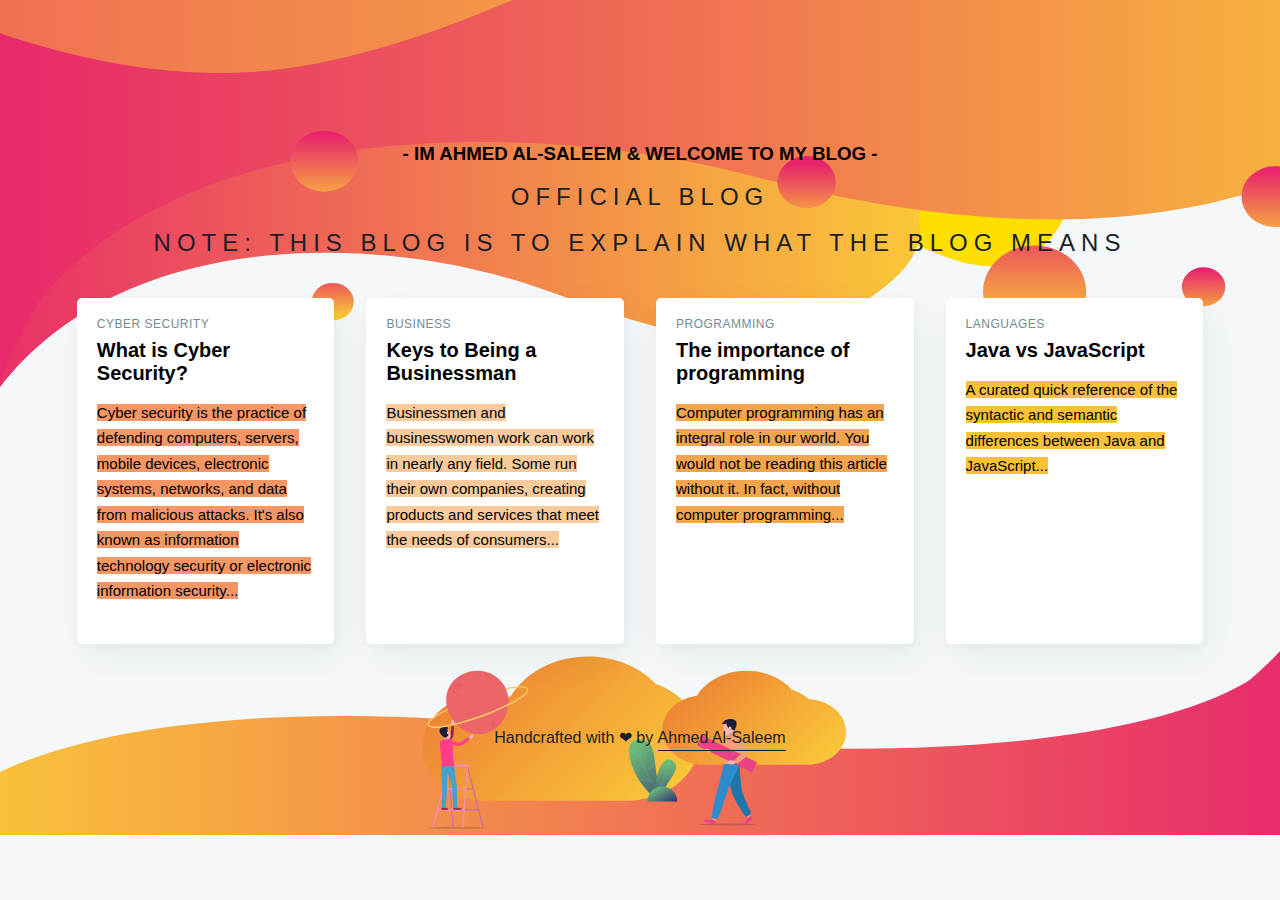
<file: indexClose.html>
<!DOCTYPE html>
<html lang="en">

<head>
    <meta charset="UTF-8">
    <meta name="viewport" content="width=device-width, initial-scale=1.0">
    <meta http-equiv="X-UA-Compatible" content="ie=edge">
    <meta property="og:title" content="Ahmed Al-Saleem | Official Blog"/>
    <meta property="og:description" content="Ahmed Al-Saleem is a bug hunter, Programmer ."/>
    <meta property="og:type" content="website"/>
    <meta name="theme-color" content="#000000">

    <title>Ahmed Al-Saleem | Official Blog</title>
  <link rel="stylesheet" href="css/app.css">
    <link href="css/animate.css" rel="stylesheet">
</head>

<body>
<header>
    <h3>- IM AHMED AL-SALEEM & WELCOME TO MY BLOG -</h3>
    <br> 
    <h2>OFFICIAL BLOG</h2>
    <br>
    <h2>Note: This blog is to explain what the blog means </h2>
</header>
<br>
<section>
    <div class="container">

        


        <div class="card ">
            <div class="content">
                <a href="posts/cybersecurity.html">
                    <div class="card__title">
                        <span>Cyber Security</span>
                        <h2>What is Cyber Security?</h2>
                    </div>
                    <div class="card__description">
                        <p>
                            <mark style="background: #f69664">Cyber security is the practice of defending computers, servers, mobile devices, electronic systems, networks, and data from malicious attacks. It's also known as information technology security or electronic information security...
                            </mark>
                        </p>
                    </div>
                </a>
                <div class="card__footer">
                    <div class="author"></div>
                </div>
            </div>
        </div>
                <div class="card ">
            <div class="content">
                <a href="posts/Business.html">
                    <div class="card__title">
                        <span>Business</span>
                        <h2>Keys to Being a Businessman</h2>
                    </div>
                    <div class="card__description">
                        <p>
                            <mark style="background: #f9cb9c">Businessmen and businesswomen work can work in nearly any field. Some run their own companies, creating products and services that meet the needs of consumers...
                            </mark>
                        </p>
                    </div>
                </a>
                <div class="card__footer">
                    <div class="author"></div>
                </div>
            </div>
        </div>
        
        <div class="card ">
            <div class="content">
                <a href="posts/programming.html">
                    <div class="card__title">
                        <span>programming</span>
                        <h2>The importance of programming</h2>
                    </div>
                    <div class="card__description">
                        <p>
                            <mark style="background: #f2a54d">Computer programming has an integral role in our world. You would not be reading this article without it. In fact, without computer programming...
                            </mark>
                        </p>
                    </div>
                </a>
                <div class="card__footer">
                    <div class="author"></div>
                </div>
            </div>
        </div>
        <div class="card">
            <div class="content">
                <a href="posts/java_vs_javascript.html">
                    <div class="card__title">
                        <span>LANGUAGES</span>
                        <h2>Java vs JavaScript</h2>
                    </div>
                    <div class="card__description">
                        <p>
                            <mark style="background: #F9C13A;">A curated quick reference of the syntactic and semantic
                                differences between Java and
                                JavaScript...
                            </mark>
                        </p>
                    </div>
                </a>
                <div class="card__footer">
                    <div class="author"></div>
                </div>
            </div>
        </div>

    
</section>

<footer>
    <br>
    <p>
        Handcrafted with ❤ by <a href="https://instagram.com/00219" target="_blank"> Ahmed Al-Saleem</a><br>                                                                                           
    </p>
   
</footer>

</body>
</html>
</file>
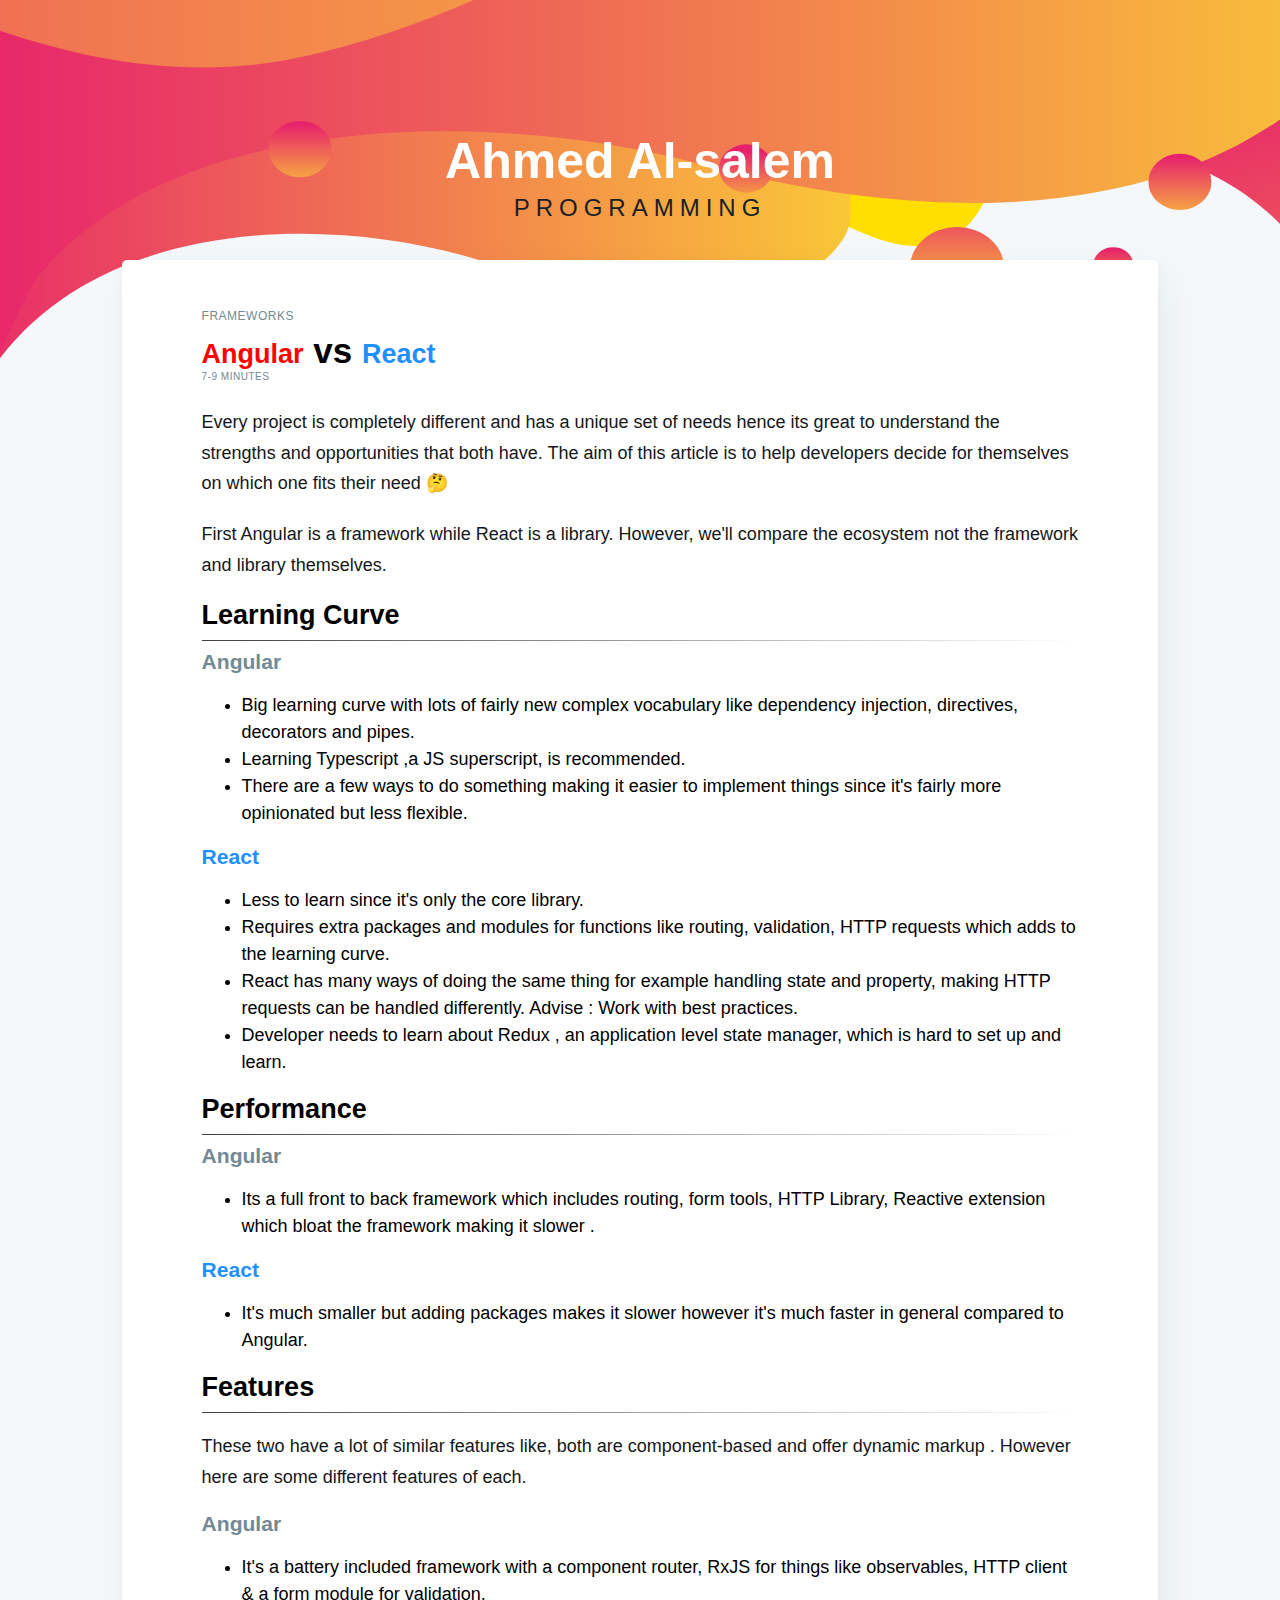
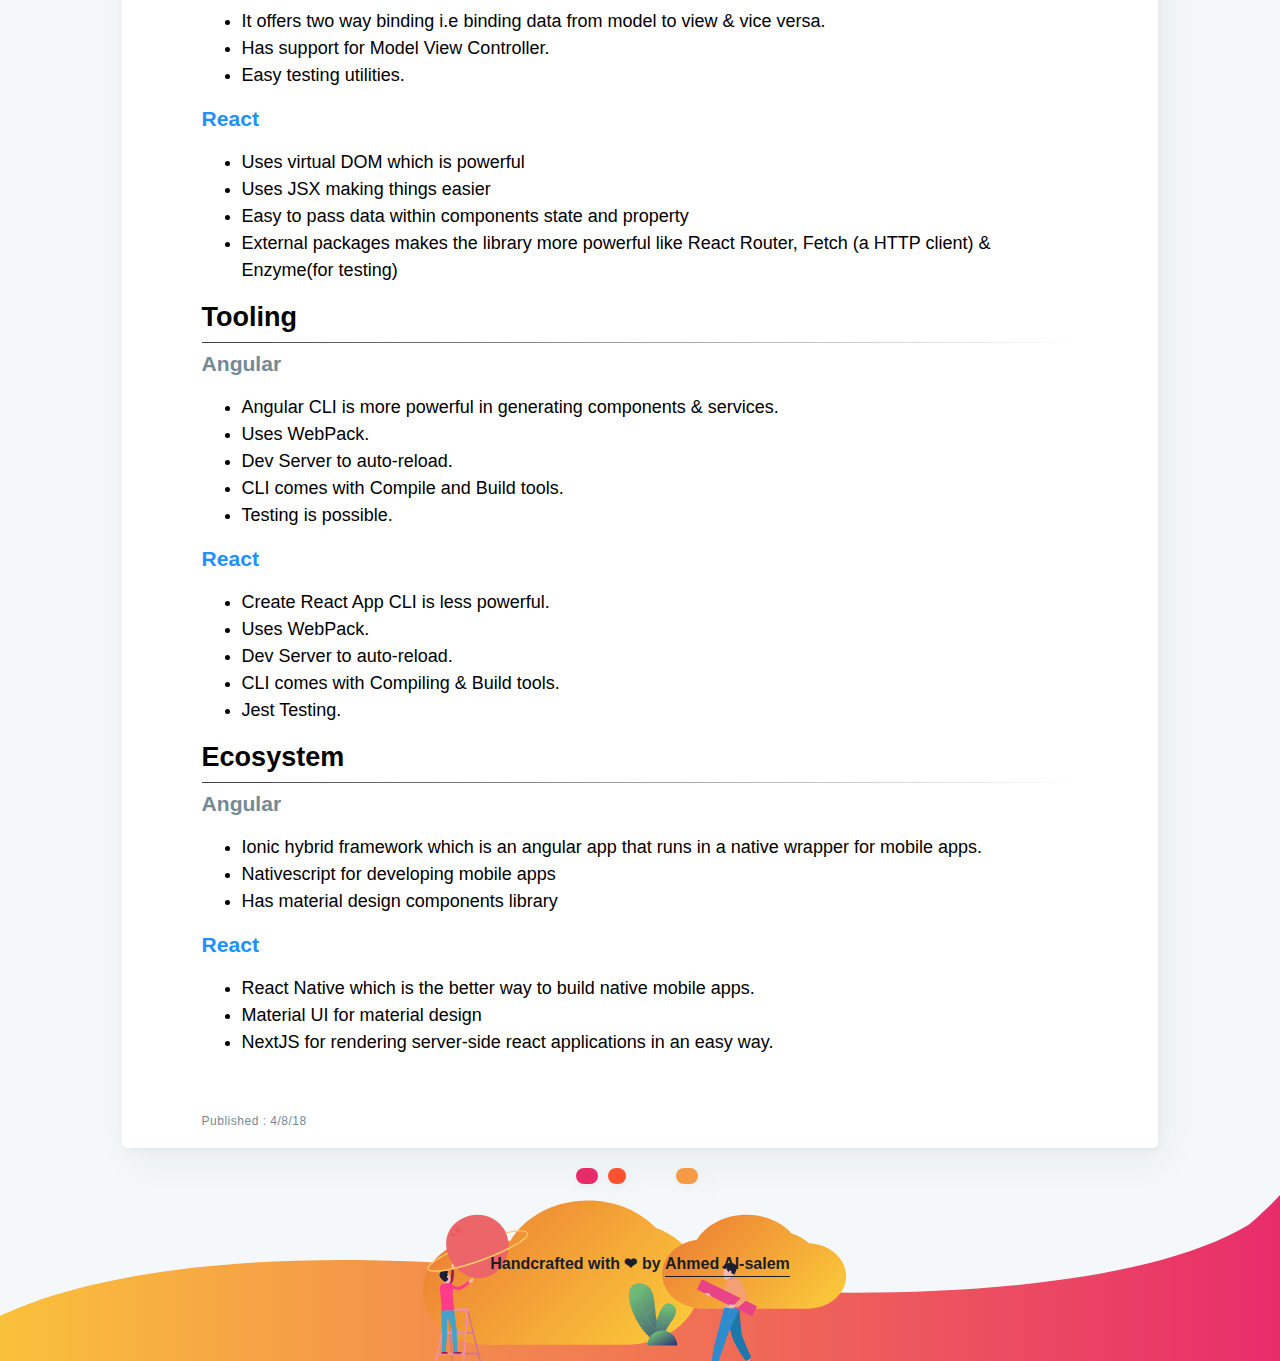
<file: posts/angular_vs_react.html>
<!DOCTYPE html>
<html lang="en">

<head>
    <meta charset="UTF-8">
    <title>Angular vs React</title>
    <link rel="icon" type="image/png" href="../favicon.png" hreflang="en-us">
    <link rel="stylesheet" href="../css/one.css">
 </head>
<body>
<header>
    <h1>Ahmed Al-salem</h1>
    <h2>programming</h2>
</header>
<section>
    <div class="container">
        <div class="card">
            <div class="content">
                <div class="card__title">
                    <span>FRAMEWORKS</span>
                    <h1 class="new"><a href="https://github.com/angular/angular.js" class="line" style="color: red;">Angular</a>
                        vs <a href="https://github.com/facebook/react/" class="line"
                              style="color: dodgerblue;">React</a></h1>
                    <span class="beta">7-9 minutes</span>
                </div>
                <div class="card__description">
                    <p>Every project is completely different and has a unique set of
                        needs hence its great to understand the strengths and opportunities that both have. The aim
                        of this article is to help developers decide for themselves on which one fits their need
                        🤔</p>

                    <p>First Angular is a framework while React is a library.
                        However, we'll compare the ecosystem not the framework and library themselves.
                    </p>

                    <h2>Learning Curve</h2>
                    <hr>

                    <h3>Angular</h3>

                    <ul style="list-style-type:disc">
                        <li>
                            Big learning curve
                            with lots of fairly new complex vocabulary like dependency injection, directives, decorators
                            and pipes.
                        </li>
                        <li>
                            Learning Typescript ,a JS superscript, is recommended.
                        </li>
                        <li>There are a few ways to do something making it easier to implement things since it's fairly
                            more opinionated but
                            less flexible.
                        </li>
                    </ul>


                    <h3 class="pimp">React</h3>

                    <ul style="list-style-type:disc">
                        <li>
                            Less to learn
                            since it's only the core library.
                        </li>
                        <li>
                            Requires extra packages and modules
                            for functions like routing, validation, HTTP requests
                            which adds to the learning curve.
                        </li>
                        <li>React
                            has many ways of doing the same thing
                            for example handling state and property, making
                            HTTP requests can be handled differently.
                            Advise : Work with best practices.
                        </li>
                        <li>Developer needs to learn about
                            Redux
                            , an application level state manager, which is hard to
                            set up and learn.
                        </li>
                    </ul>

                    <h2 class="turf">Performance</h2>
                    <hr>
                    <h3>Angular</h3>

                    <ul style="list-style-type:disc">
                        <li>Its a
                            full front to back framework
                            which includes routing, form tools, HTTP Library,
                            Reactive extension which bloat the framework making it
                            slower
                            .
                        </li>
                    </ul>

                    <h3 class="pimp">React</h3>

                    <ul style="list-style-type:disc">
                        <li> It's
                            much smaller
                            but adding packages makes it slower however it's much
                            faster
                            in general
                            compared to Angular.
                        </li>
                    </ul>

                    <h2 class="turf">Features</h2>
                    <hr>

                    <p>These two have a lot of similar features like,
                        both are component-based and offer dynamic
                        markup

                        . However here are some different features of each.
                    </p>

                    <h3>Angular</h3>

                    <ul style="list-style-type:disc">
                        <li>It's a
                            battery included framework
                            with a component router, RxJS for things like observables,
                            HTTP client & a form module for validation.
                        </li>
                        <li>It
                            offers two way binding
                            i.e binding data from model to view & vice versa.
                        </li>
                        <li>Has support for
                            Model View Controller.
                        </li>
                        <li>
                            Easy testing
                            utilities.
                        </li>
                    </ul>

                    <h3 class="pimp">React</h3>

                    <ul style="list-style-type:disc">
                        <li>
                            Uses virtual DOM which is powerful
                        </li>
                        <li>
                            Uses JSX making things easier
                        </li>
                        <li>
                            Easy to pass data within components state and property
                        </li>
                        <li>
                            External packages makes the library more powerful
                            like React Router, Fetch (a HTTP client) &
                            Enzyme(for testing)
                        </li>
                    </ul>

                    <h2 class="turf">Tooling</h2>
                    <hr>
                    <h3>Angular</h3>

                    <ul style="list-style-type: disc">
                        <li>
                            Angular CLI is more powerful
                            in generating components & services.
                        </li>
                        <li>
                            Uses WebPack.
                        </li>
                        <li>
                            Dev Server to auto-reload.
                        </li>
                        <li>
                            CLI comes with Compile and Build tools.
                        </li>
                        <li>
                            Testing is possible.
                        </li>
                    </ul>

                    <h3 class="pimp">React</h3>

                    <ul style="list-style-type: disc">
                        <li>Create
                            React App CLI is less powerful.
                        </li>
                        <li>
                            Uses WebPack.
                        </li>
                        <li>
                            Dev Server to auto-reload.
                        </li>
                        <li>
                            CLI comes with Compiling & Build tools.
                        </li>
                        <li>
                            Jest Testing.
                        </li>
                    </ul>

                    <h2 class="turf">Ecosystem </h2>
                    <hr>
                    <h3>Angular</h3>

                    <ul style="list-style-type: disc">
                        <li>
                            Ionic hybrid framework
                            which is an angular app that runs in a native wrapper for
                            mobile
                            apps.

                        </li>
                        <li> Nativescript for developing mobile apps</li>
                        <li>Has
                            material design components
                            library
                        </li>
                    </ul>

                    <h3 class="pimp">React</h3>

                    <ul style="list-style-type: disc">
                        <li>
                            React Native which is the better way to build native mobile apps.
                        </li>
                        <li>
                            Material UI
                            for material design
                        </li>
                        <li>NextJS for
                            rendering server-side react applications
                            in an easy way.
                        </li>
                    </ul>
                </div>
                <div class="card__footer">
                    <div class="author"> Published : 4/8/18</div>
                </div>
            </div>
        </div>
    </div>
</section>
<a href="spill_fluids_on_your_computer.html" class="btn bck"> <i class="fas fa-angle-double-left"></i> </a>
<a href="https://blogsec.github.io/" class="home"><i class="fa fa-home" aria-hidden="true"></i></a>
<a href="java_vs_javascript.html" class="btn nxt"> <i class="fas fa-angle-double-right"></i>  </a>
<footer>

    <p><strong>
        Handcrafted with ❤ by <a href="https://www.instagram.com/00219" target="_blank"> Ahmed Al-salem</strong></a>
    </p>
</footer>
</body>
</html>
</file>
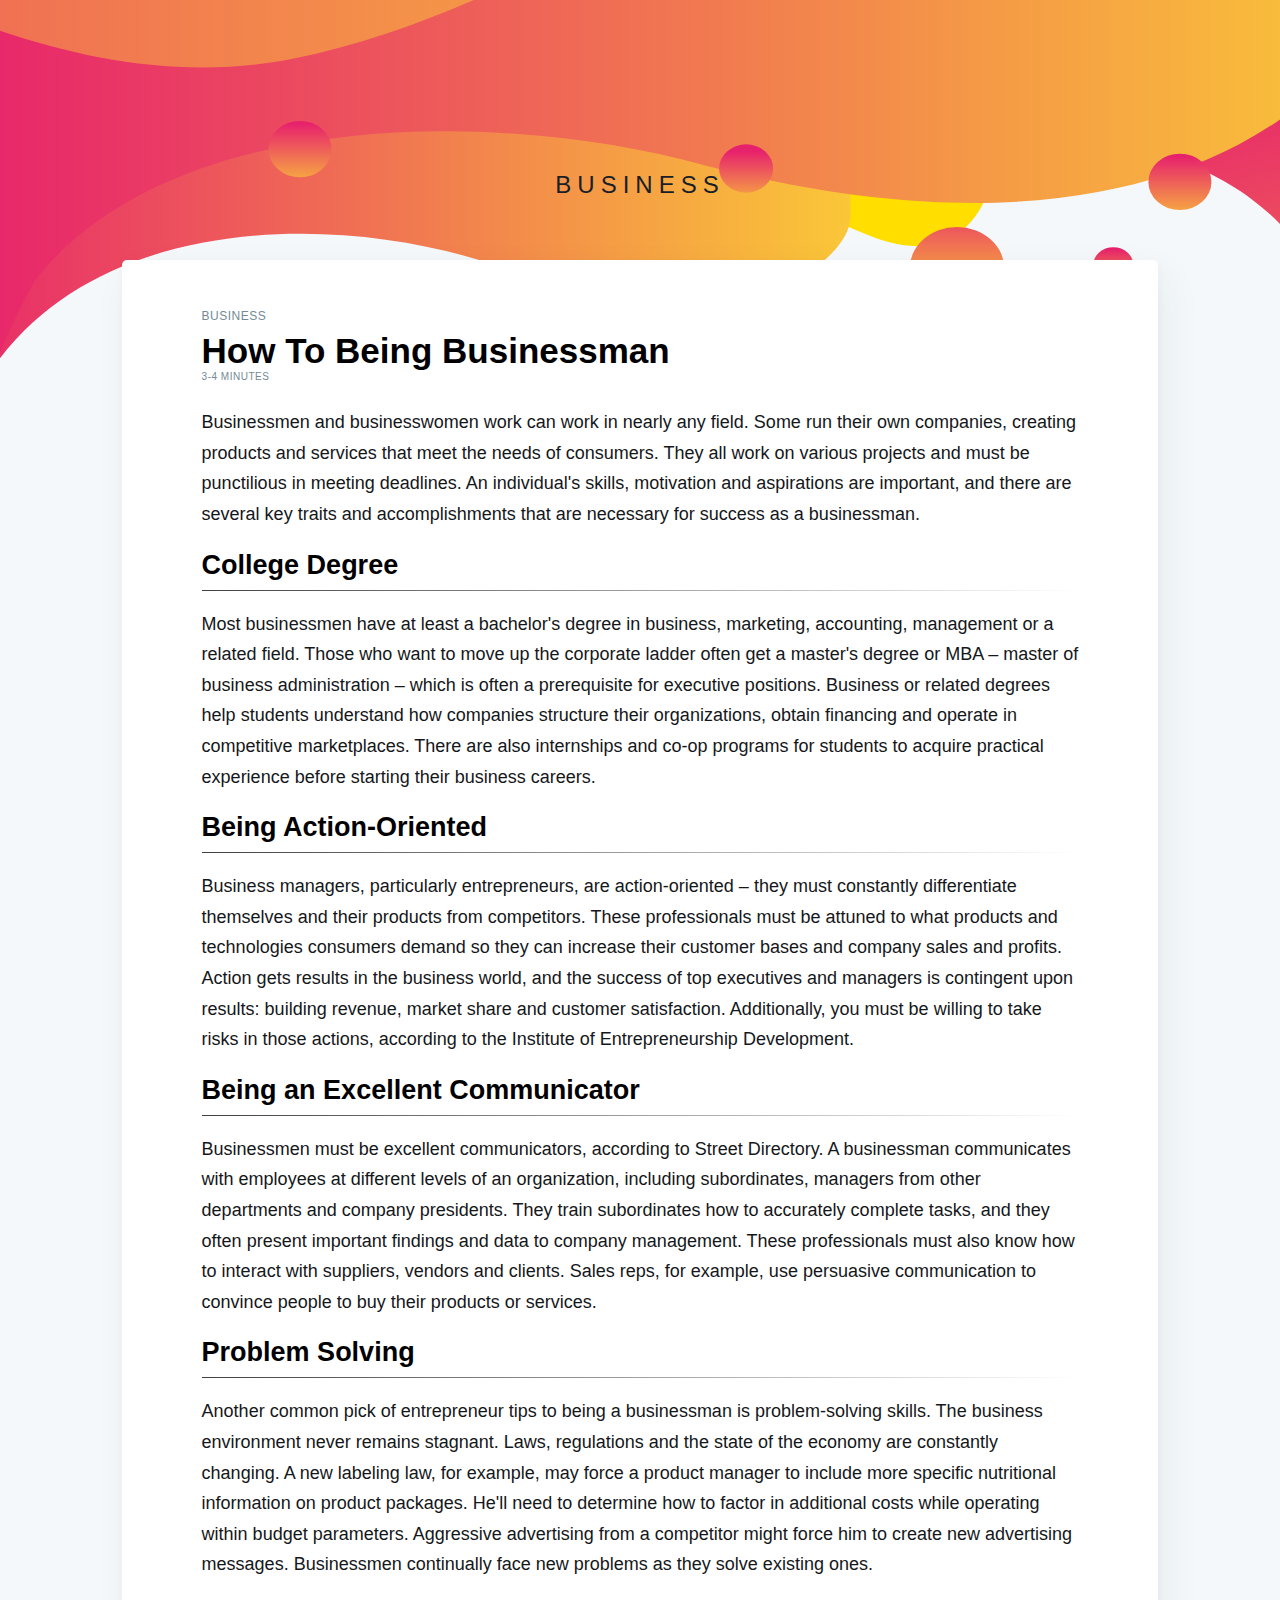
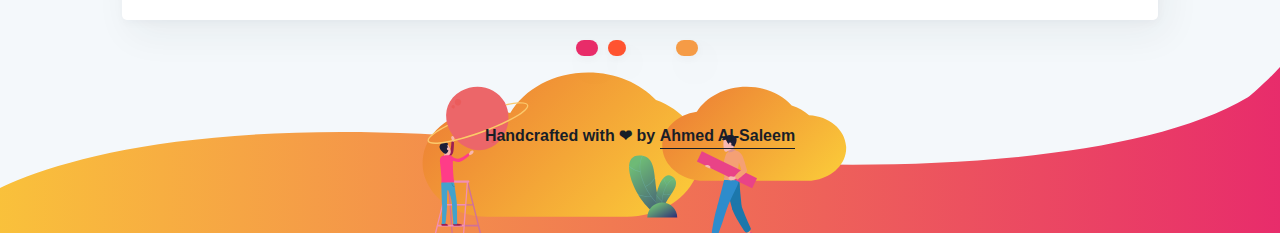
<file: posts/Business.html>
<!DOCTYPE html>
<html lang="en">

<head>
    <meta charset="UTF-8">
    <title>Keys to Being a Businessman</title>
    <link rel="stylesheet" href="../css/one.css">
 </head>
<body>
<header>
    <h2>Business</h2>
</header>
<section>
    <div class="container">
        <div class="card">
            <div class="content">
                <div class="card__title">
                    <span>Business</span>
                    <h1 class="new">How To Being Businessman</h1>
                    <span class="beta">3-4 minutes</span>
                </div>
                <div class="card__description">
                    <p>Businessmen and businesswomen work can work in nearly any field. Some run their own companies, creating products and services that meet the needs of consumers. They all work on various projects and must be punctilious in meeting deadlines. An individual's skills, motivation and aspirations are important, and there are several key traits and accomplishments that are necessary for success as a businessman.
                    </p>

                    <h2>College Degree</h2>
                    <hr>

                    <p>Most businessmen have at least a bachelor's degree in business, marketing, accounting, management or a related field. Those who want to move up the corporate ladder often get a master's degree or MBA – master of business administration – which is often a prerequisite for executive positions. Business or related degrees help students understand how companies structure their organizations, obtain financing and operate in competitive marketplaces. There are also internships and co-op programs for students to acquire practical experience before starting their business careers.</p>

                

                    <h2 class="turf">Being Action-Oriented</h2>
                    <hr>
                    <p>Business managers, particularly entrepreneurs, are action-oriented – they must constantly differentiate themselves and their products from competitors. These professionals must be attuned to what products and technologies consumers demand so they can increase their customer bases and company sales and profits.
<br>
Action gets results in the business world, and the success of top executives and managers is contingent upon results: building revenue, market share and customer satisfaction. Additionally, you must be willing to take risks in those actions, according to the Institute of Entrepreneurship Development.</p>
                    
                    <h2 class="turf">Being an Excellent Communicator</h2>
                    <hr>
                    <p>Businessmen must be excellent communicators, according to Street Directory. A businessman communicates with employees at different levels of an organization, including subordinates, managers from other departments and company presidents. They train subordinates how to accurately complete tasks, and they often present important findings and data to company management. These professionals must also know how to interact with suppliers, vendors and clients. Sales reps, for example, use persuasive communication to convince people to buy their products or services.</p>
                    
                    <h2 class="turf">Problem Solving</h2>
                    <hr>

<p>Another common pick of entrepreneur tips to being a businessman is problem-solving skills. The business environment never remains stagnant. Laws, regulations and the state of the economy are constantly changing. A new labeling law, for example, may force a product manager to include more specific nutritional information on product packages. He'll need to determine how to factor in additional costs while operating within budget parameters. Aggressive advertising from a competitor might force him to create new advertising messages. Businessmen continually face new problems as they solve existing ones.</p>

                </div>
            </div>
        </div>
    </div>
</section>
<a href="spill_fluids_on_your_computer.html" class="btn bck"> <i class="fas fa-angle-double-left"></i> </a>
<a href="https://blogsec.github.io/" class="home"><i class="fa fa-home" aria-hidden="true"></i></a>
<a href="java_vs_javascript.html" class="btn nxt"> <i class="fas fa-angle-double-right"></i>  </a>
<footer>

    <p><strong>
        Handcrafted with ❤ by <a href="https://www.instagram.com/00219" target="_blank"> Ahmed Al-Saleem</strong></a>
    </p>
</footer>
</body>
</html>
</file>
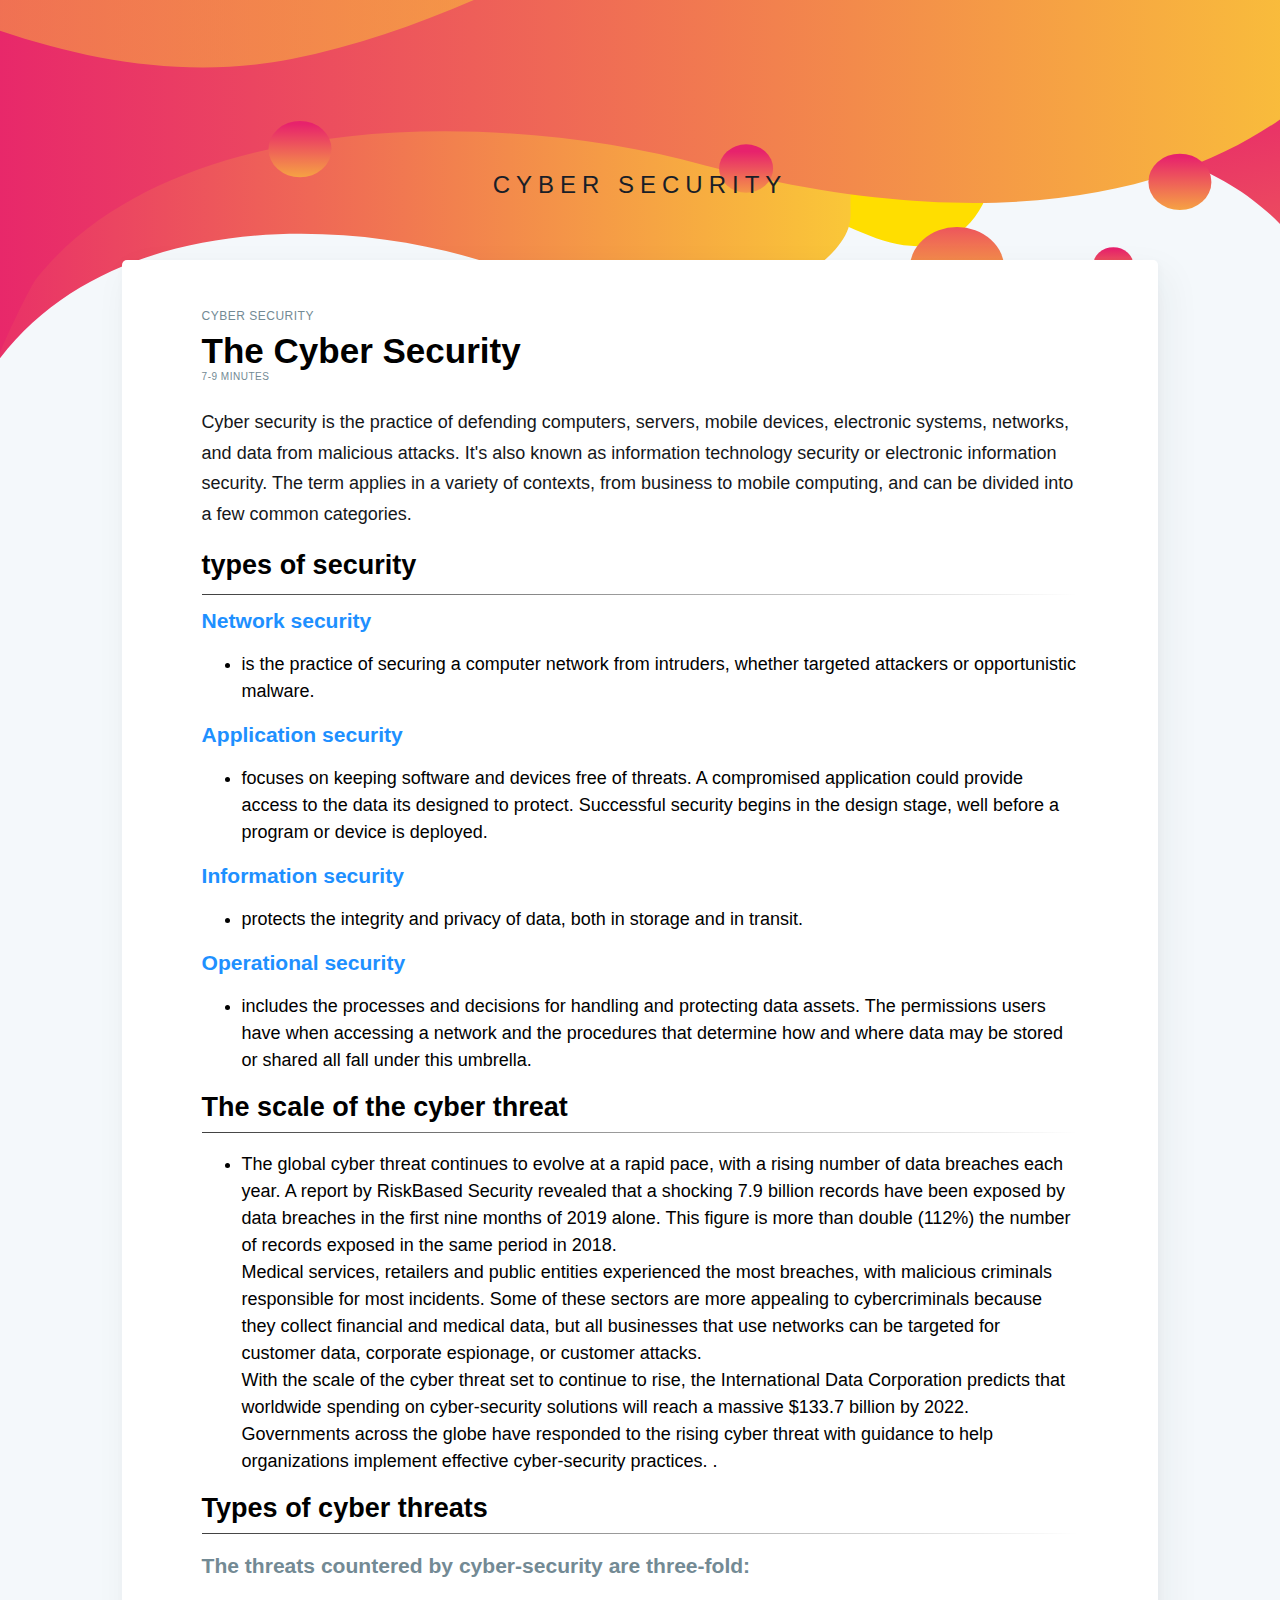
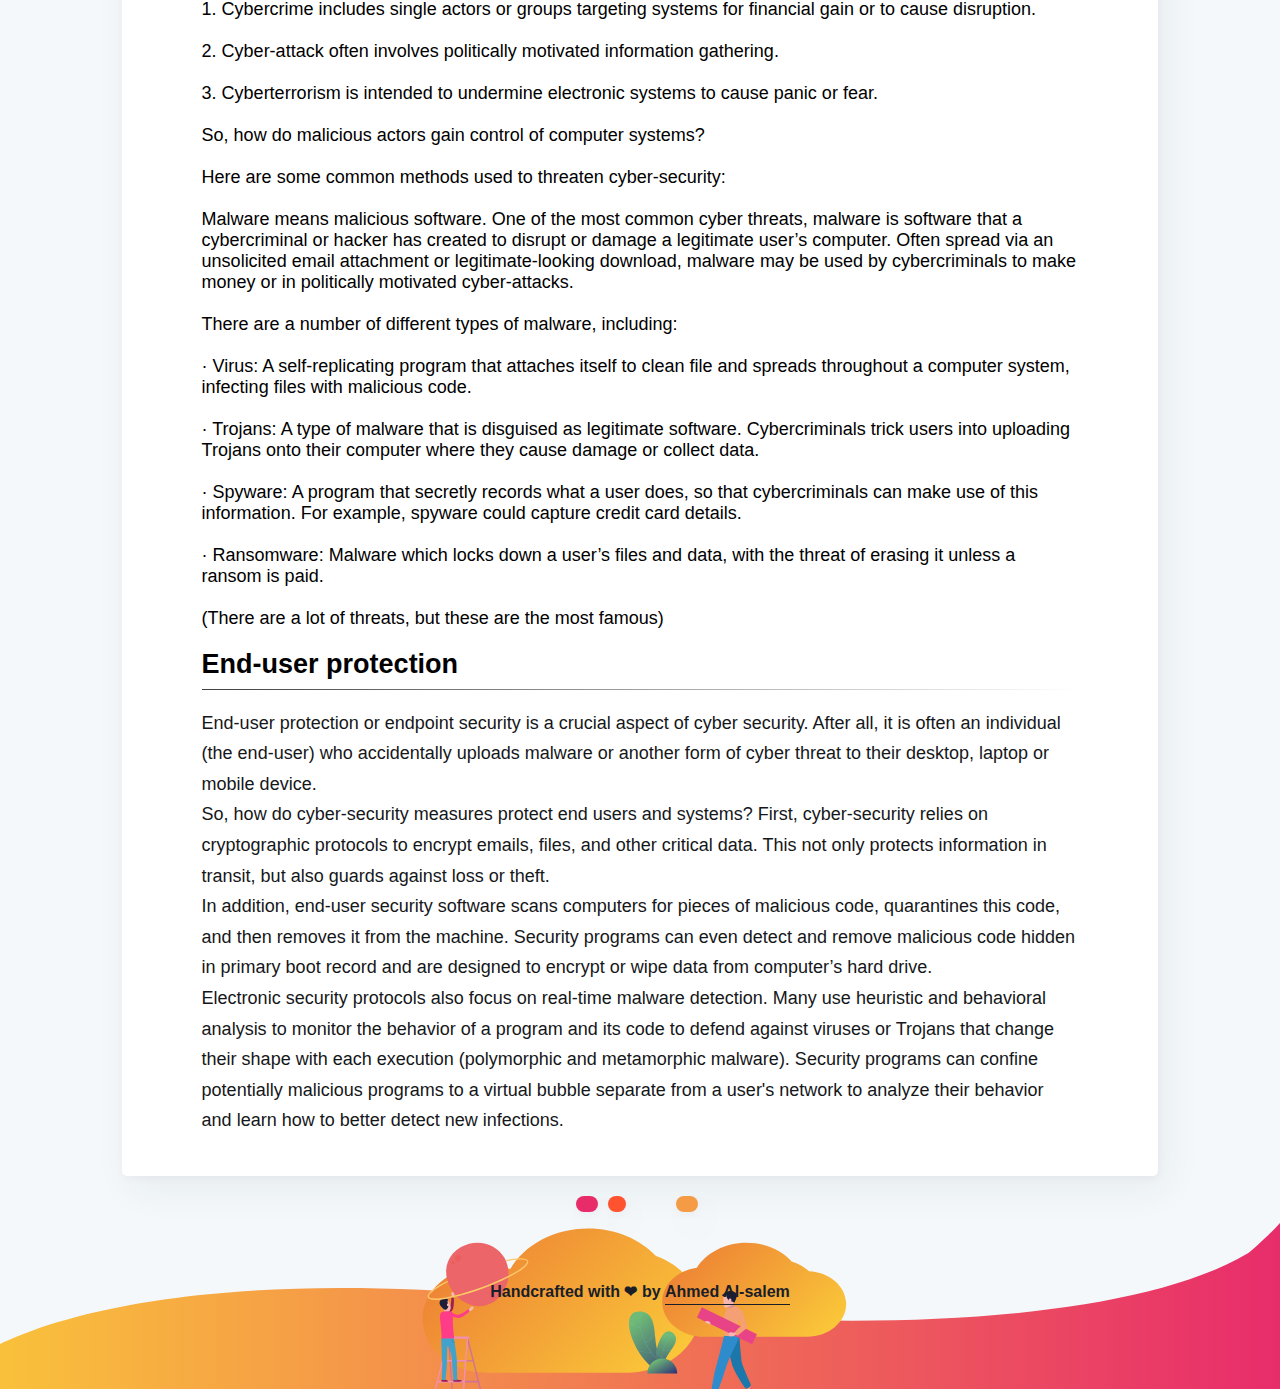
<file: posts/cybersecurity-mean.html>
<!DOCTYPE html>
<html lang="en">

<head>
    <meta charset="UTF-8">
    <title>What is Cyber Security?</title>
    <link rel="stylesheet" href="../css/one.css">
 </head>
<body>
<header>
    <h2>Cyber Security</h2>
</header>
<section>
    <div class="container">
        <div class="card">
            <div class="content">
                <div class="card__title">
                    <span>CYBER SECURITY</span>
                    <h1 class="new">The Cyber Security</h1>
                    <span class="beta">7-9 minutes</span>
                </div>
                <div class="card__description">
                    <p>Cyber security is the practice of defending computers, servers, mobile devices, electronic systems, networks, and data from malicious attacks. It's also known as information technology security or electronic information security. The term applies in a variety of contexts, from business to mobile computing, and can be divided into a few common categories.</p>

                    </p>

                    <h2>types of security</2>
                    <hr>

                    <h3 class="pimp">Network security</h3>

                    <ul style="list-style-type:disc">
                        <li>
                            is the practice of securing a computer network from intruders, whether targeted attackers or opportunistic malware.
                        </li>
                    </ul>


                    <h3 class="pimp">Application security</h3>

                    <ul style="list-style-type:disc">
                        <li>
                            focuses on keeping software and devices free of threats. A compromised application could provide access to the data its designed to protect. Successful security begins in the design stage, well before a program or device is deployed.
                        </li>
                    </ul>
                <h3 class="pimp">Information security</h3>

                    <ul style="list-style-type:disc">
                        <li>
                            protects the integrity and privacy of data, both in storage and in transit.   
                        </li>
                    </ul>
                <h3 class="pimp">Operational security</h3>

                    <ul style="list-style-type:disc">
                        <li>
                            includes the processes and decisions for handling and protecting data assets. The permissions users have when accessing a network and the procedures that determine how and where data may be stored or shared all fall under this umbrella.   
                        </li>
                    </ul>
                

                    <h2 class="turf">The scale of the cyber threat</h2>
                    <hr>

                    <ul style="list-style-type:disc">
                        <li>
The global cyber threat continues to evolve at a rapid pace, with a rising number of data breaches each year. A report by RiskBased Security revealed that a shocking 7.9 billion records have been exposed by data breaches in the first nine months of 2019 alone. This figure is more than double (112%) the number of records exposed in the same period in 2018.
<br>
Medical services, retailers and public entities experienced the most breaches, with malicious criminals responsible for most incidents. Some of these sectors are more appealing to cybercriminals because they collect financial and medical data, but all businesses that use networks can be targeted for customer data, corporate espionage, or customer attacks.
<br>
With the scale of the cyber threat set to continue to rise, the International Data Corporation predicts that worldwide spending on cyber-security solutions will reach a massive $133.7 billion by 2022. Governments across the globe have responded to the rising cyber threat with guidance to help organizations implement effective cyber-security practices.
                            .
                        </li>
                    </ul>

                    
                    <h2 class="turf">Types of cyber threats</h2>
                    <hr>
                

                <p><h3>The threats countered by cyber-security are three-fold:</h3>
<br>

1. Cybercrime includes single actors or groups targeting systems for financial gain or to cause disruption.
<br> <br>
2. Cyber-attack often involves politically motivated information gathering.
<br> <br>
3. Cyberterrorism is intended to undermine electronic systems to cause panic or fear.
<br> <br>
So, how do malicious actors gain control of computer systems?
<br><br>
Here are some common methods used to threaten cyber-security:
<br> <br>
Malware means malicious software. One of the most common cyber threats, malware is software that a cybercriminal or hacker has created to disrupt or damage a legitimate user’s computer. Often spread via an unsolicited email attachment or legitimate-looking download, malware may be used by cybercriminals to make money or in politically motivated cyber-attacks.
<br> <br>
There are a number of different types of malware, including:
<br> <br>
·  Virus: A self-replicating program that attaches itself to clean file and spreads throughout a computer system, infecting files with malicious code.
<br> <br>
·  Trojans: A type of malware that is disguised as legitimate software. Cybercriminals trick users into uploading Trojans onto their computer where they cause damage or collect data.
<br> <br>
·  Spyware: A program that secretly records what a user does, so that cybercriminals can make use of this information. For example, spyware could capture credit card details.
<br> <br>
·  Ransomware: Malware which locks down a user’s files and data, with the threat of erasing it unless a ransom is paid.
<br><br>
(There are a lot of threats, but these are the most famous) 
                    </p>

                    
                    <h2 class="turf">End-user protection</h2>
                    <hr>

<p>
 End-user protection or endpoint security is a crucial aspect of cyber security. After all, it is often an individual (the end-user) who accidentally uploads malware or another form of cyber threat to their desktop, laptop or mobile device.
<br>
So, how do cyber-security measures protect end users and systems? First, cyber-security relies on cryptographic protocols to encrypt emails, files, and other critical data. This not only protects information in transit, but also guards against loss or theft.
<br>
In addition, end-user security software scans computers for pieces of malicious code, quarantines this code, and then removes it from the machine. Security programs can even detect and remove malicious code hidden in primary boot record and are designed to encrypt or wipe data from computer’s hard drive.
<br>
Electronic security protocols also focus on real-time malware detection. Many use heuristic and behavioral analysis to monitor the behavior of a program and its code to defend against viruses or Trojans that change their shape with each execution (polymorphic and metamorphic malware). Security programs can confine potentially malicious programs to a virtual bubble separate from a user's network to analyze their behavior and learn how to better detect new infections.


                </div>
            </div>
        </div>
    </div>
</section>
<a href="spill_fluids_on_your_computer.html" class="btn bck"> <i class="fas fa-angle-double-left"></i> </a>
<a href="https://blogsec.github.io/" class="home"><i class="fa fa-home" aria-hidden="true"></i></a>
<a href="java_vs_javascript.html" class="btn nxt"> <i class="fas fa-angle-double-right"></i>  </a>
<footer>

    <p><strong>
        Handcrafted with ❤ by <a href="https://www.instagram.com/00219" target="_blank"> Ahmed Al-salem</strong></a>
    </p>
</footer>
</body>
</html>
</file>
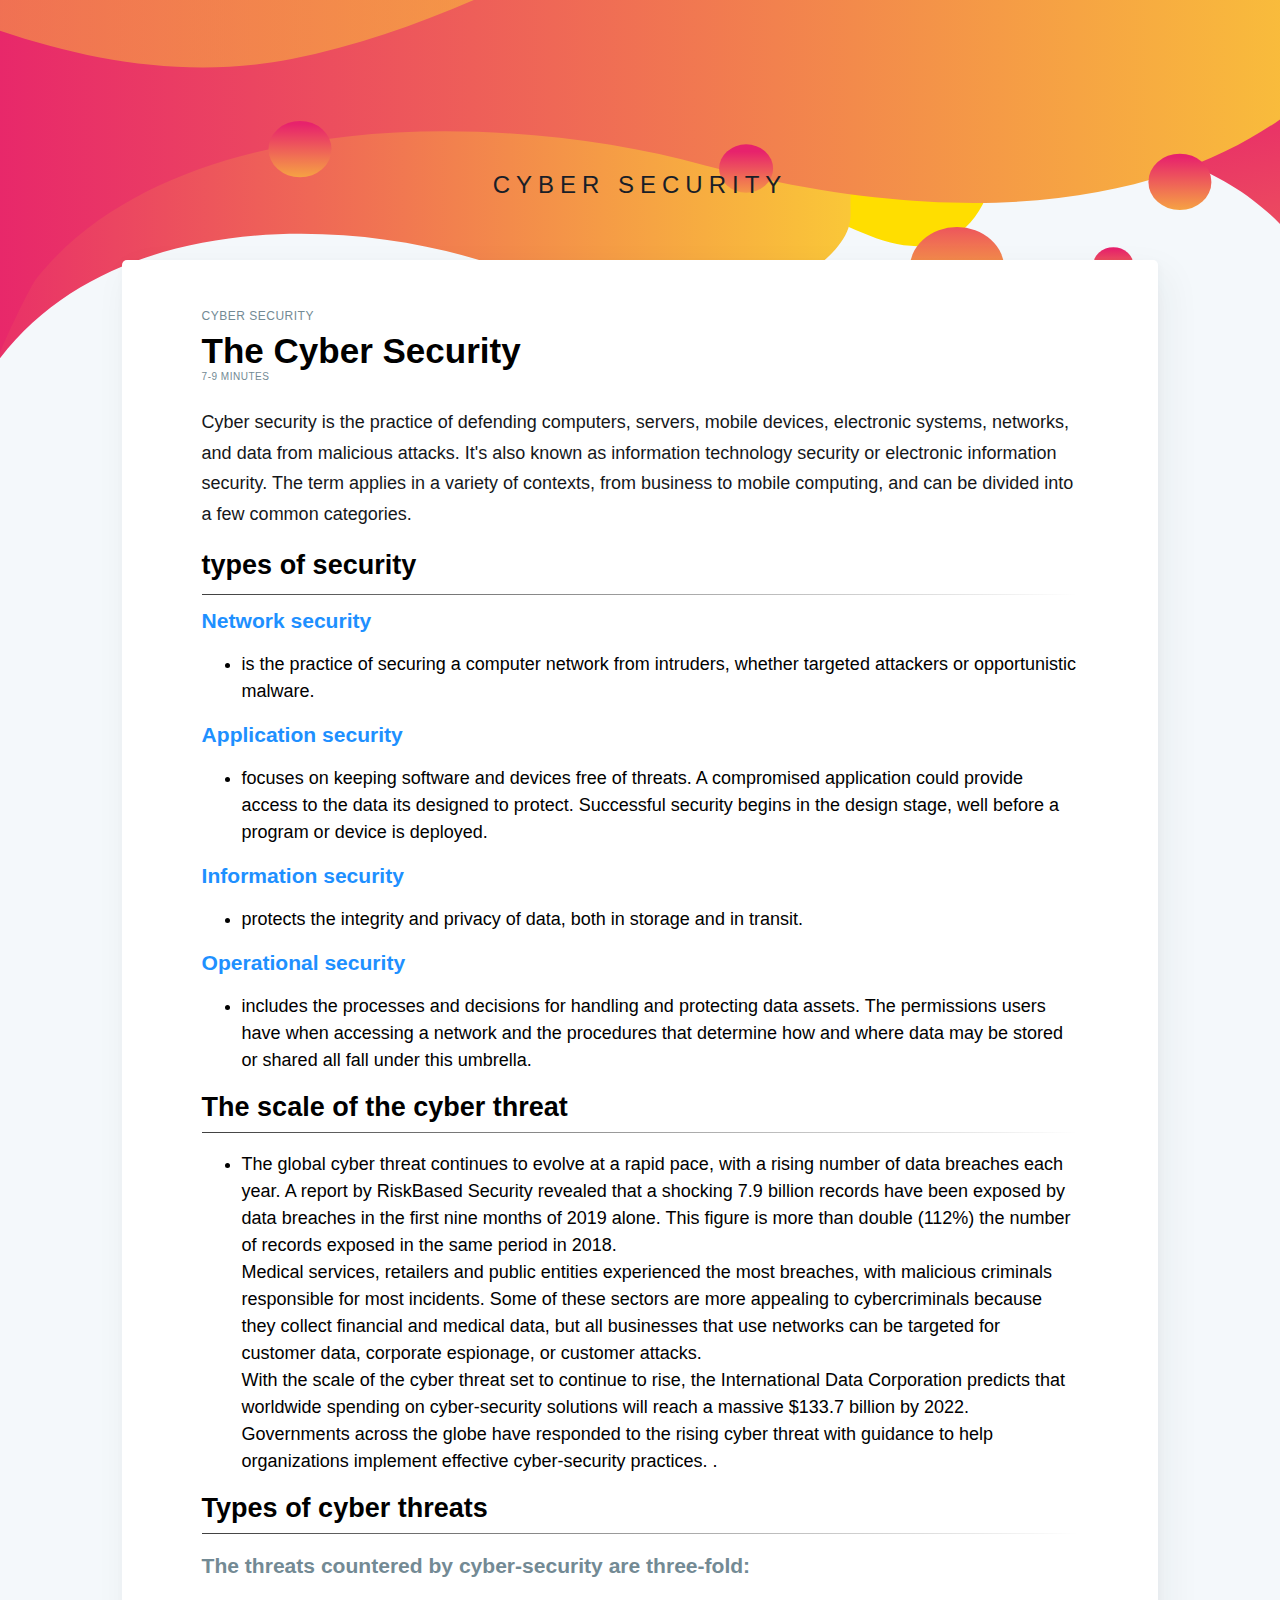
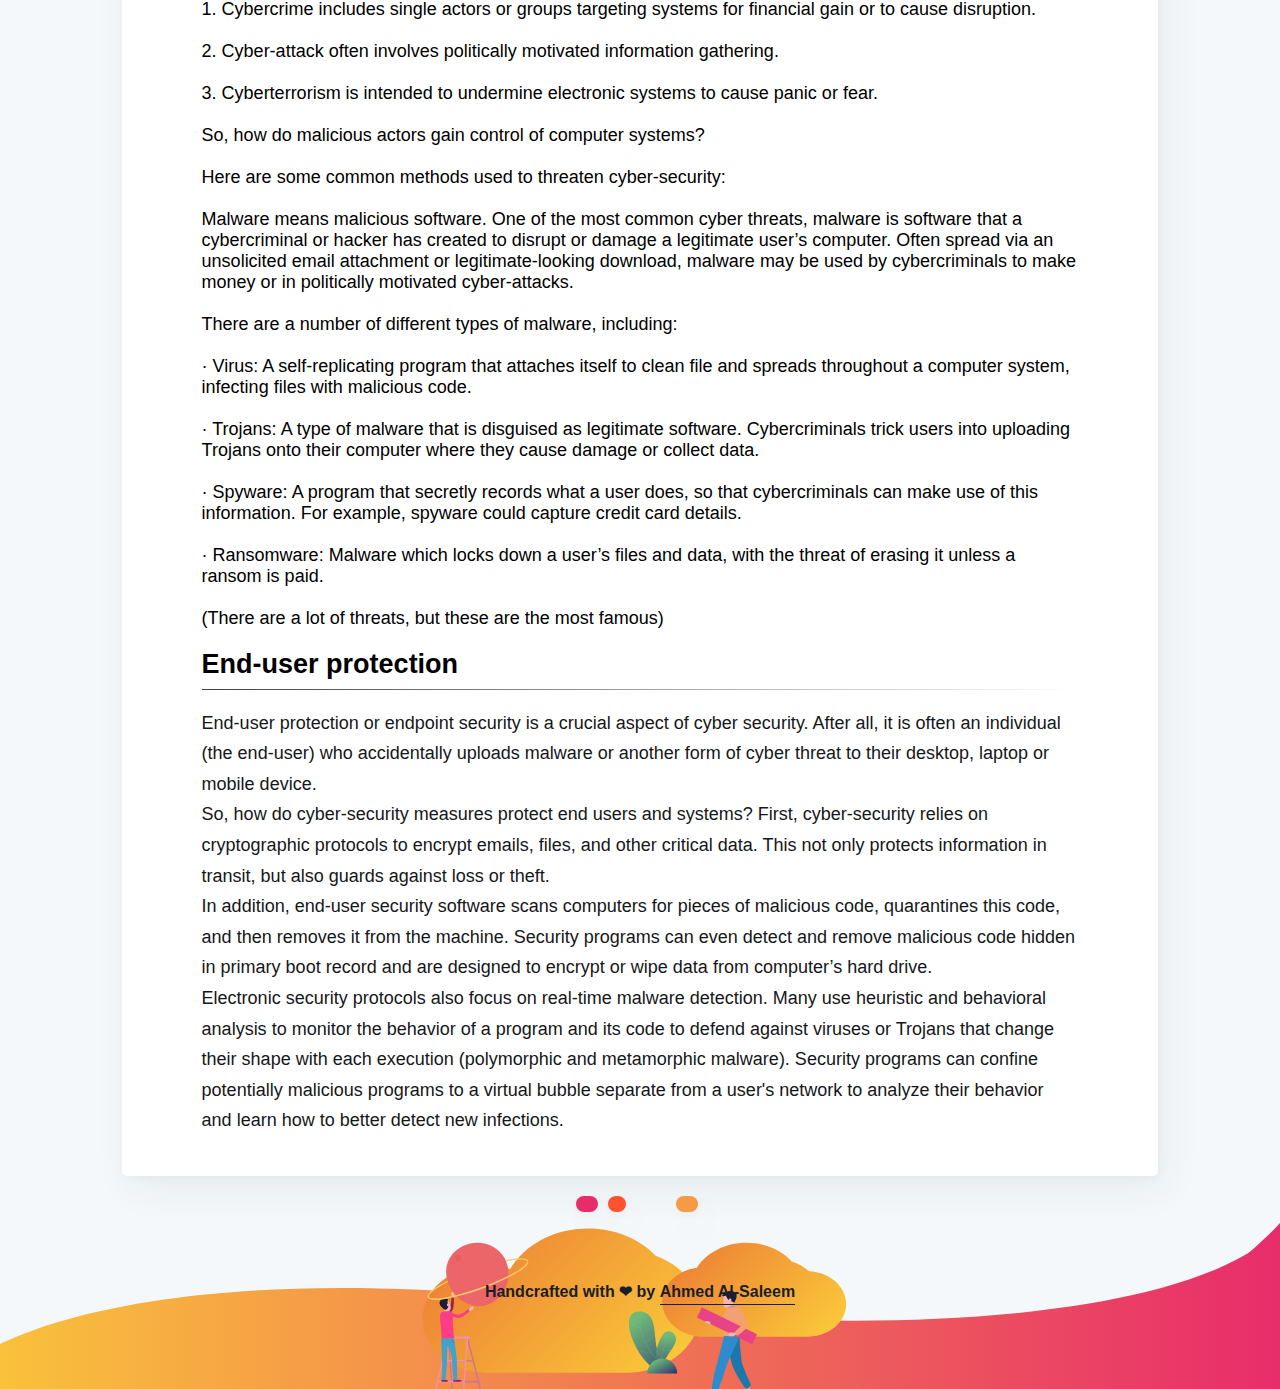
<file: posts/cybersecurity.html>
<!DOCTYPE html>
<html lang="en">

<head>
    <meta charset="UTF-8">
    <title>What is Cyber Security?</title>
    <link rel="stylesheet" href="../css/one.css">
 </head>
<body>
<header>
    <h2>Cyber Security</h2>
</header>
<section>
    <div class="container">
        <div class="card">
            <div class="content">
                <div class="card__title">
                    <span>CYBER SECURITY</span>
                    <h1 class="new">The Cyber Security</h1>
                    <span class="beta">7-9 minutes</span>
                </div>
                <div class="card__description">
                    <p>Cyber security is the practice of defending computers, servers, mobile devices, electronic systems, networks, and data from malicious attacks. It's also known as information technology security or electronic information security. The term applies in a variety of contexts, from business to mobile computing, and can be divided into a few common categories.</p>

                    </p>

                    <h2>types of security</2>
                    <hr>

                    <h3 class="pimp">Network security</h3>

                    <ul style="list-style-type:disc">
                        <li>
                            is the practice of securing a computer network from intruders, whether targeted attackers or opportunistic malware.
                        </li>
                    </ul>


                    <h3 class="pimp">Application security</h3>

                    <ul style="list-style-type:disc">
                        <li>
                            focuses on keeping software and devices free of threats. A compromised application could provide access to the data its designed to protect. Successful security begins in the design stage, well before a program or device is deployed.
                        </li>
                    </ul>
                <h3 class="pimp">Information security</h3>

                    <ul style="list-style-type:disc">
                        <li>
                            protects the integrity and privacy of data, both in storage and in transit.   
                        </li>
                    </ul>
                <h3 class="pimp">Operational security</h3>

                    <ul style="list-style-type:disc">
                        <li>
                            includes the processes and decisions for handling and protecting data assets. The permissions users have when accessing a network and the procedures that determine how and where data may be stored or shared all fall under this umbrella.   
                        </li>
                    </ul>
                

                    <h2 class="turf">The scale of the cyber threat</h2>
                    <hr>

                    <ul style="list-style-type:disc">
                        <li>
The global cyber threat continues to evolve at a rapid pace, with a rising number of data breaches each year. A report by RiskBased Security revealed that a shocking 7.9 billion records have been exposed by data breaches in the first nine months of 2019 alone. This figure is more than double (112%) the number of records exposed in the same period in 2018.
<br>
Medical services, retailers and public entities experienced the most breaches, with malicious criminals responsible for most incidents. Some of these sectors are more appealing to cybercriminals because they collect financial and medical data, but all businesses that use networks can be targeted for customer data, corporate espionage, or customer attacks.
<br>
With the scale of the cyber threat set to continue to rise, the International Data Corporation predicts that worldwide spending on cyber-security solutions will reach a massive $133.7 billion by 2022. Governments across the globe have responded to the rising cyber threat with guidance to help organizations implement effective cyber-security practices.
                            .
                        </li>
                    </ul>

                    
                    <h2 class="turf">Types of cyber threats</h2>
                    <hr>
                

                <p><h3>The threats countered by cyber-security are three-fold:</h3>
<br>

1. Cybercrime includes single actors or groups targeting systems for financial gain or to cause disruption.
<br> <br>
2. Cyber-attack often involves politically motivated information gathering.
<br> <br>
3. Cyberterrorism is intended to undermine electronic systems to cause panic or fear.
<br> <br>
So, how do malicious actors gain control of computer systems?
<br><br>
Here are some common methods used to threaten cyber-security:
<br> <br>
Malware means malicious software. One of the most common cyber threats, malware is software that a cybercriminal or hacker has created to disrupt or damage a legitimate user’s computer. Often spread via an unsolicited email attachment or legitimate-looking download, malware may be used by cybercriminals to make money or in politically motivated cyber-attacks.
<br> <br>
There are a number of different types of malware, including:
<br> <br>
·  Virus: A self-replicating program that attaches itself to clean file and spreads throughout a computer system, infecting files with malicious code.
<br> <br>
·  Trojans: A type of malware that is disguised as legitimate software. Cybercriminals trick users into uploading Trojans onto their computer where they cause damage or collect data.
<br> <br>
·  Spyware: A program that secretly records what a user does, so that cybercriminals can make use of this information. For example, spyware could capture credit card details.
<br> <br>
·  Ransomware: Malware which locks down a user’s files and data, with the threat of erasing it unless a ransom is paid.
<br><br>
(There are a lot of threats, but these are the most famous) 
                    </p>

                    
                    <h2 class="turf">End-user protection</h2>
                    <hr>

<p>
 End-user protection or endpoint security is a crucial aspect of cyber security. After all, it is often an individual (the end-user) who accidentally uploads malware or another form of cyber threat to their desktop, laptop or mobile device.
<br>
So, how do cyber-security measures protect end users and systems? First, cyber-security relies on cryptographic protocols to encrypt emails, files, and other critical data. This not only protects information in transit, but also guards against loss or theft.
<br>
In addition, end-user security software scans computers for pieces of malicious code, quarantines this code, and then removes it from the machine. Security programs can even detect and remove malicious code hidden in primary boot record and are designed to encrypt or wipe data from computer’s hard drive.
<br>
Electronic security protocols also focus on real-time malware detection. Many use heuristic and behavioral analysis to monitor the behavior of a program and its code to defend against viruses or Trojans that change their shape with each execution (polymorphic and metamorphic malware). Security programs can confine potentially malicious programs to a virtual bubble separate from a user's network to analyze their behavior and learn how to better detect new infections.


                </div>
            </div>
        </div>
    </div>
</section>
<a href="spill_fluids_on_your_computer.html" class="btn bck"> <i class="fas fa-angle-double-left"></i> </a>
<a href="https://blogsec.github.io/" class="home"><i class="fa fa-home" aria-hidden="true"></i></a>
<a href="java_vs_javascript.html" class="btn nxt"> <i class="fas fa-angle-double-right"></i>  </a>
<footer>

    <p><strong>
        Handcrafted with ❤ by <a href="https://www.instagram.com/00219" target="_blank"> Ahmed Al-Saleem</strong></a>
    </p>
</footer>
</body>
</html>
</file>
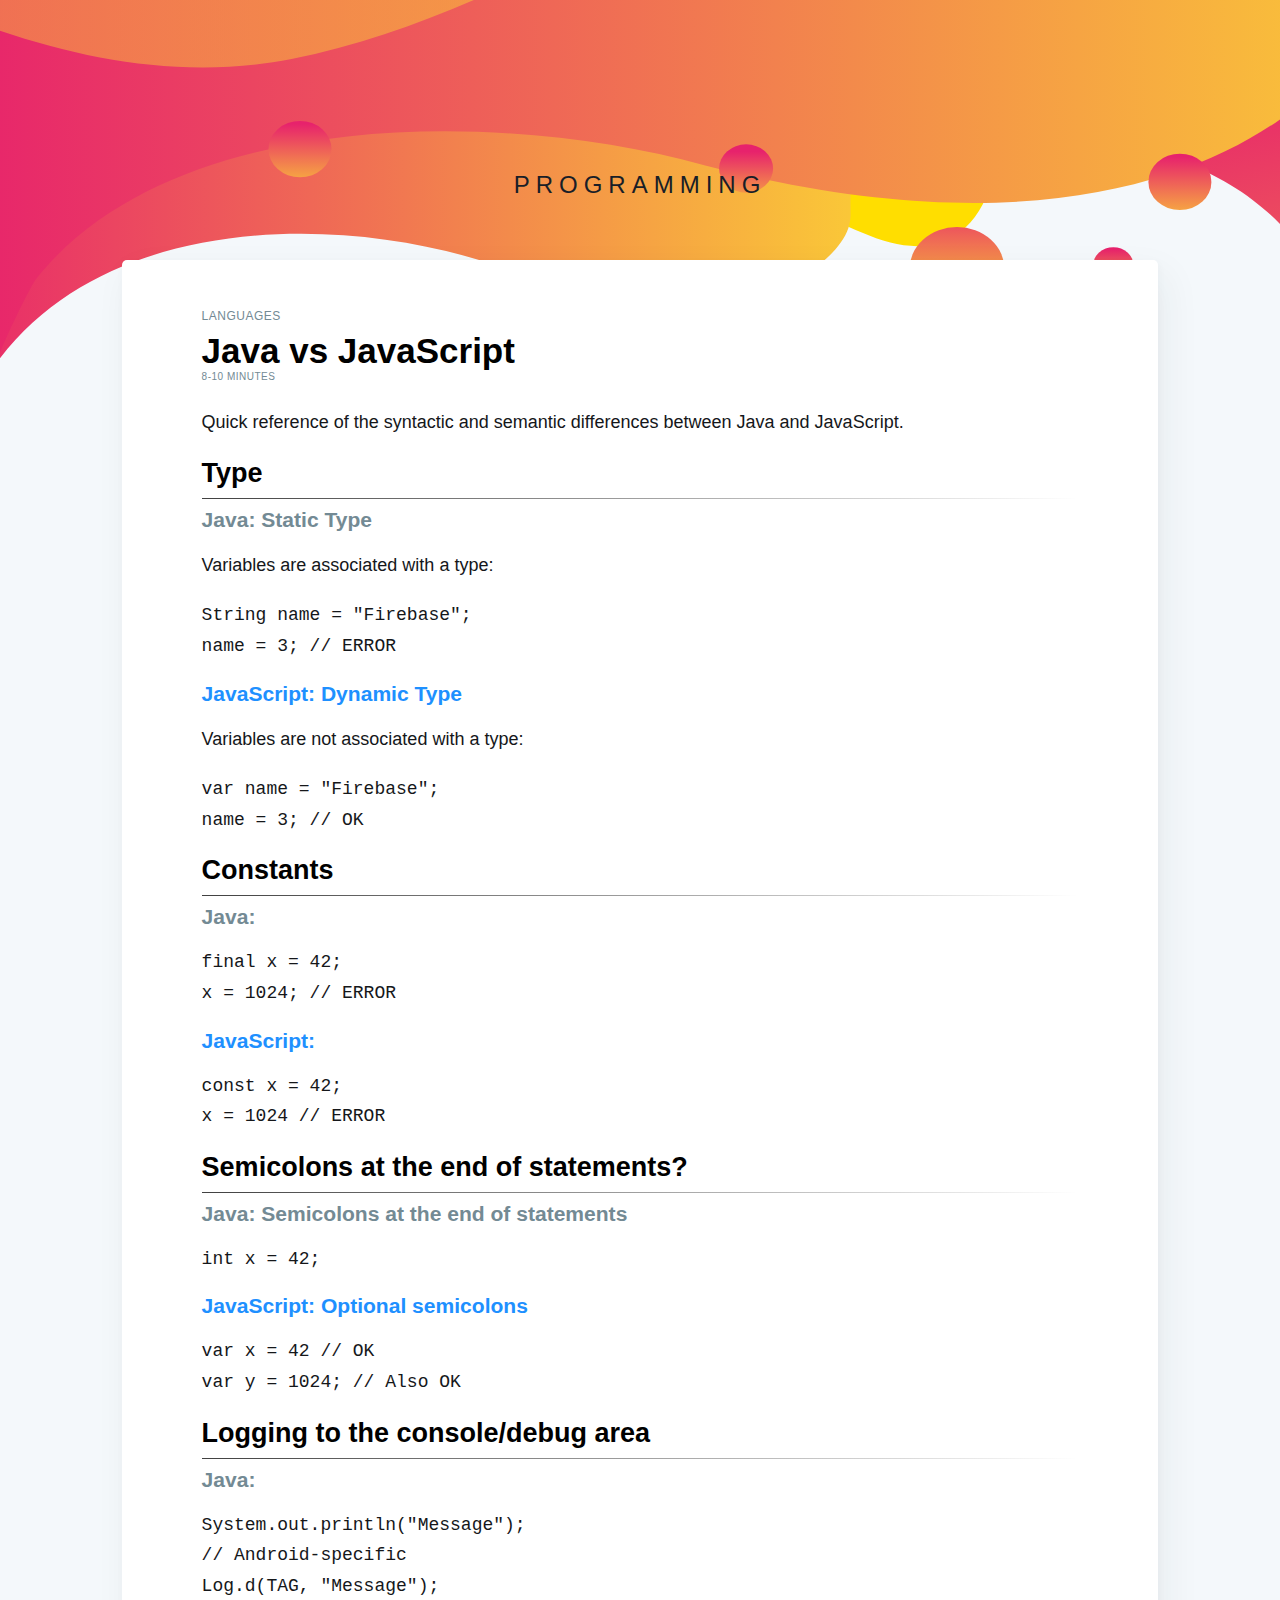
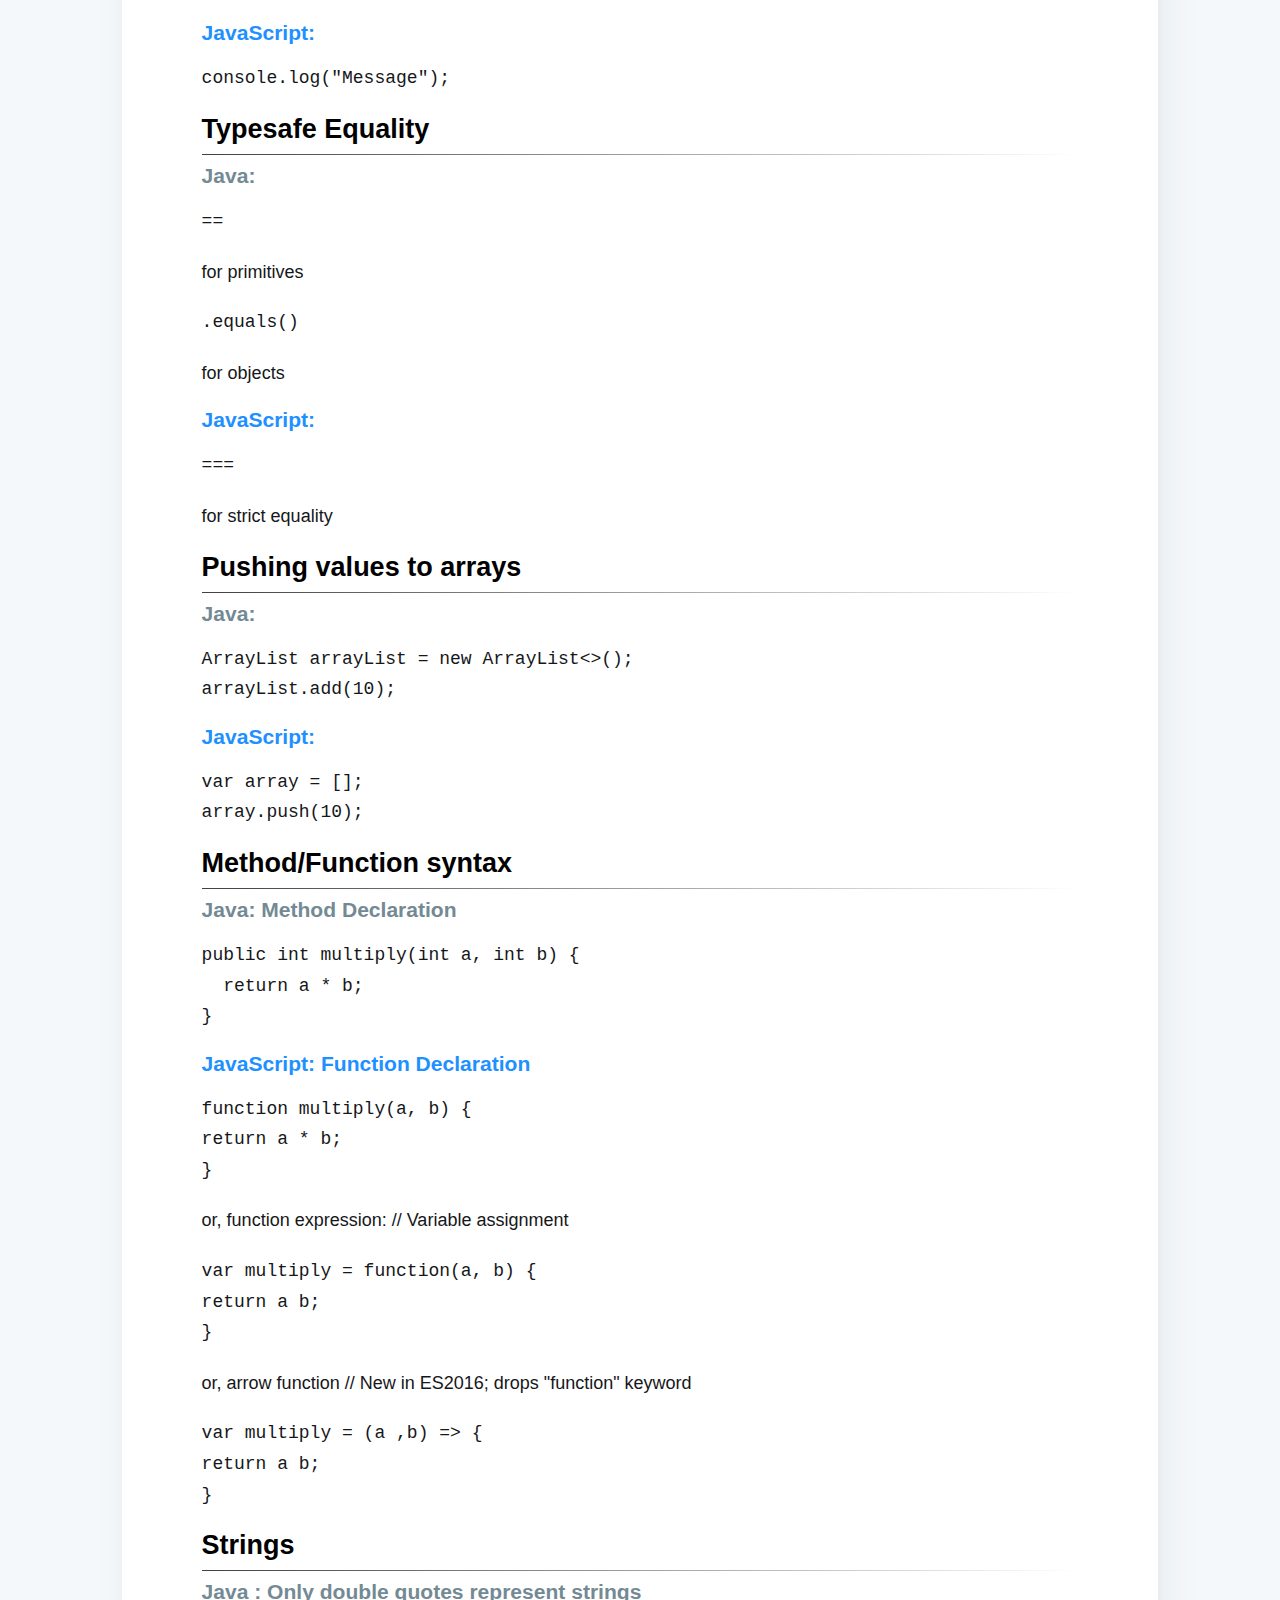
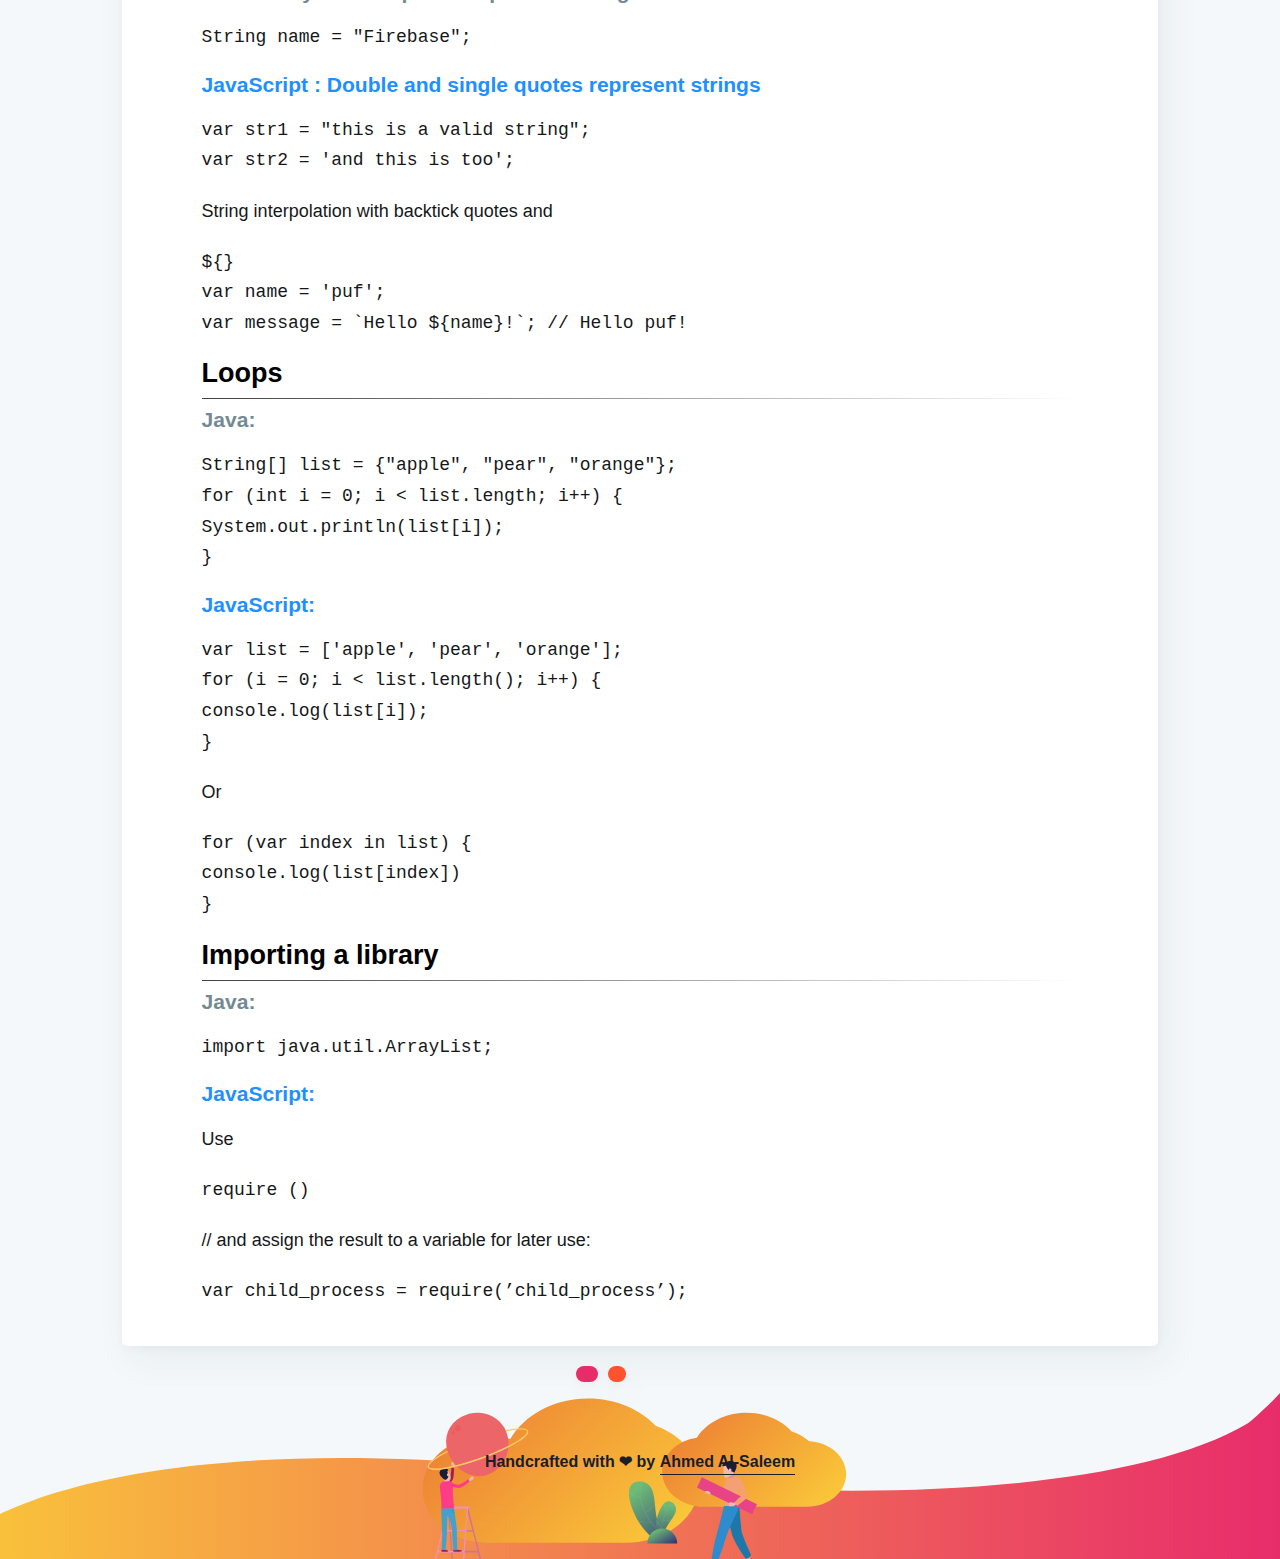
<file: posts/java_vs_javascript.html>
<!DOCTYPE html>
<html lang="en">

<head>
    <meta charset="UTF-8">
    <meta name="viewport" content="width=device-width, initial-scale=1.0">
    <meta http-equiv="X-UA-Compatible" content="ie=edge">
    <title>Java vs JavaScript</title>
    <link rel="stylesheet" href="../css/one.css">
</head>
<body>
<header>
    <h2>programming</h2>
</header>
<!-- todo card transition-->
<section>
    <div class="container">
        <div class="card">
            <div class="content">
                <div class="card__title">
                    <span>LANGUAGES</span>
                    <h1 class="new">Java vs JavaScript</h1>
                    <span class="beta">8-10 minutes</span>
                </div>
                <div class="card__description">
                    <p>Quick reference of the syntactic and semantic differences between Java and JavaScript.</p>

                    <h2>Type</h2>
                    <hr>

                    <h3>Java: Static Type</h3>
                    <p>Variables are associated with a type:</p>
                    <p class="code">String name = "Firebase";<br>
                        name = 3; // ERROR
                    </p>

                    <h3 class="pimp">JavaScript: Dynamic Type</h3>
                    <p>Variables are not associated with a type:</p>
                    <p class="code">var name = "Firebase";<br>
                        name = 3; // OK
                    </p>

                    <h2>Constants</h2>
                    <hr>

                    <h3>Java:</h3>
                    <p class="code">final x = 42;<br>
                        x = 1024; // ERROR</p>

                    <h3 class="pimp">JavaScript:</h3>
                    <p class="code">const x = 42;<br>
                        x = 1024 // ERROR</p>


                    <h2>Semicolons at the end of statements?</h2>
                    <hr>


                    <h3>Java: Semicolons at the end of statements</h3>
                    <p class="code">int x = 42;</p>

                    <h3 class="pimp">JavaScript: Optional semicolons</h3>
                    <p class="code">var x = 42 // OK<br>
                        var y = 1024; // Also OK</p>

                    <h2>Logging to the console/debug area</h2>
                    <hr>
                    <h3>Java:</h3>
                    <p class="code">
                        System.out.println("Message");<br>
                        // Android-specific<br>
                        Log.d(TAG, "Message");
                    </p>

                    <h3 class="pimp">JavaScript:</h3>
                    <p class="code">console.log("Message");</p>

                    <h2>Typesafe Equality </h2>
                    <hr>
                    <h3>Java:</h3>
                    <p class="code">==</p>
                    <p>for primitives</p>
                    <p class="code"> .equals()</p>
                    <p>for objects</p>

                    <h3 class="pimp">JavaScript:</h3>
                    <p class="code">===</p>
                    <p>for strict equality</p>

                    <h2>Pushing values to arrays </h2>
                    <hr>
                    <h3>Java:</h3>
                    <p class="code">ArrayList arrayList = new ArrayList<>();<br>
                        arrayList.add(10);</p>

                    <h3 class="pimp">JavaScript:</h3>
                    <p class="code">
                        var array = [];<br>
                        array.push(10);
                    </p>

                    <h2>Method/Function syntax </h2>
                    <hr>
                    <h3>Java: Method Declaration</h3>
                    <p class="code">public int multiply(int a, int b) {<br>
                        &nbsp; return a * b;<br>
                        }</p>

                    <h3 class="pimp">JavaScript: Function Declaration</h3>
                    <p class="code">
                        function multiply(a, b) {<br>
                        return a * b;<br>
                        }</p>

                    <p> or, function expression:
                        // Variable assignment</p>
                    <p class="code"> var multiply = function(a, b) {<br>
                        return a b;<br>
                        }
                    </p>

                    <p> or, arrow function
                        // New in ES2016; drops "function" keyword</p>
                    <p class="code"> var multiply = (a ,b) => {<br>
                        return a b;<br>
                        }
                    </p>

                    <h2>Strings </h2>
                    <hr>
                    <h3>Java : Only double quotes represent strings</h3>
                    <p class="code">String name = "Firebase";</p>
                    <h3 class="pimp">JavaScript : Double and single quotes represent strings</h3>
                    <p class="code">
                        var str1 = "this is a valid string";<br>
                        var str2 = 'and this is too';</p>
                    <p>String interpolation with backtick quotes and</p>
                    <p class="code"> ${}<br>
                        var name = 'puf';<br>
                        var message = `Hello ${name}!`; // Hello puf! </p>

                    <h2>Loops</h2>
                    <hr>
                    <h3>Java:</h3>
                    <p class="code">
                        String[] list = {"apple", "pear", "orange"};<br>
                        for (int i = 0; i < list.length; i++) {<br>
                        System.out.println(list[i]);<br>
                        }
                    </p>
                    <h3 class="pimp">JavaScript:</h3>
                    <p class="code">
                        var list = ['apple', 'pear', 'orange'];<br>

                        for (i = 0; i < list.length(); i++) {<br>
                        console.log(list[i]);<br>
                        }

                    <p>Or</p>

                    <p class="code">for (var index in list) {<br>
                        console.log(list[index])<br>
                        }
                    </p>

                    <h2>Importing a library </h2>
                    <hr>
                    <h3>Java:</h3>
                    <p class="code">import java.util.ArrayList;</p>
                    <h3 class="pimp">JavaScript:</h3>
                    <p>Use
                    <p class="code">require ()</p>
                    <p> // and assign the result to a variable for later use:</p>
                    <p class="code"> var child_process = require(’child_process’);</p>

                </div>

            </div>
        </div>
    </div>
</section>
<a href="angular_vs_react.html" class="btn bck"> <i class="fas fa-angle-double-left"></i> </a>
<a href="https://blogsec.github.io" class="home"><i class="fa fa-home" aria-hidden="true"></i></a>
<footer>

    <p><strong>
        Handcrafted with ❤ by <a href="https://www.instagram.com/00219" target="_blank"> Ahmed Al-Saleem</strong></a>
    </p>
</footer>
</body>
</html>
</file>
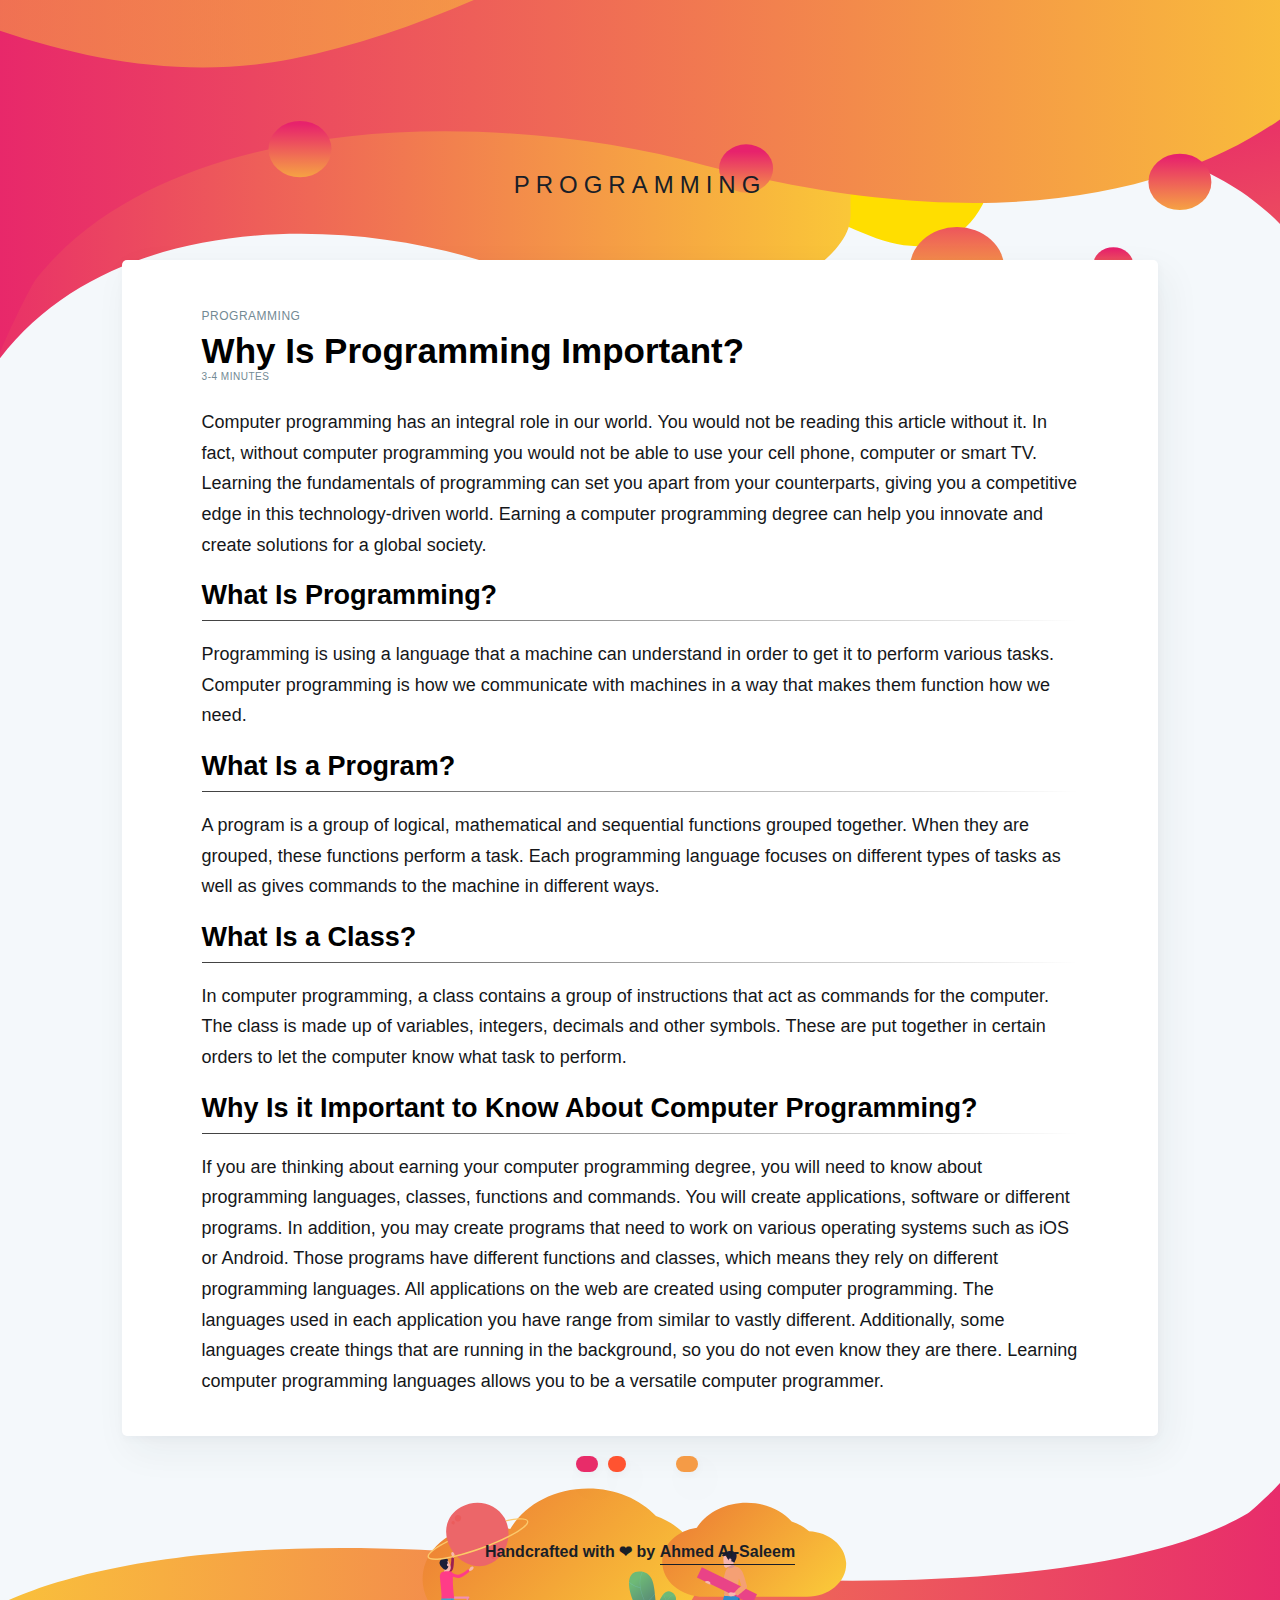
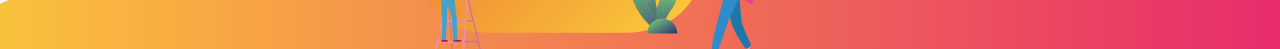
<file: posts/programming.html>
<!DOCTYPE html>
<html lang="en">

<head>
    <meta charset="UTF-8">
    <title>Why Is Programming Important?</title>
    <link rel="stylesheet" href="../css/one.css">
 </head>
<body>
<header>
    <h2>Programming</h2>
</header>
<section>
    <div class="container">
        <div class="card">
            <div class="content">
                <div class="card__title">
                    <span>programming</span>
                    <h1 class="new">Why Is Programming Important?</h1>
                    <span class="beta">3-4 minutes</span>
                </div>
                <div class="card__description">
                    <p>Computer programming has an integral role in our world. You would not be reading this article without it. In fact, without computer programming you would not be able to use your cell phone, computer or smart TV. Learning the fundamentals of programming can set you apart from your counterparts, giving you a competitive edge in this technology-driven world. Earning a computer programming degree can help you innovate and create solutions for a global society.
                    </p>

                    <h2>What Is Programming?</h2>
                    <hr>
                    <p>Programming is using a language that a machine can understand in order to get it to perform various tasks. Computer programming is how we communicate with machines in a way that makes them function how we need.</p>


                   

                    <h2 class="turf">What Is a Program?</h2>
                    <hr>

                    <p>A program is a group of logical, mathematical and sequential functions grouped together. When they are grouped, these functions perform a task. Each programming language focuses on different types of tasks as well as gives commands to the machine in different ways.</p>
                    
                    <h2 class="turf">What Is a Class?</h2>
                    <hr>

<p>
In computer programming, a class contains a group of instructions that act as commands for the computer. The class is made up of variables, integers, decimals and other symbols. These are put together in certain orders to let the computer know what task to perform.
                    </p>
                    <h2 class="turf">Why Is it Important to Know About Computer Programming?</h2>
                    <hr>
                    <p>If you are thinking about earning your computer programming degree, you will need to know about programming languages, classes, functions and commands. You will create applications, software or different programs. In addition, you may create programs that need to work on various operating systems such as iOS or Android. Those programs have different functions and classes, which means they rely on different programming languages.

All applications on the web are created using computer programming. The languages used in each application you have range from similar to vastly different. Additionally, some languages create things that are running in the background, so you do not even know they are there. Learning computer programming languages allows you to be a versatile computer programmer.

</p>

                </div>
            </div>
        </div>
    </div>
</section>
<a href="spill_fluids_on_your_computer.html" class="btn bck"> <i class="fas fa-angle-double-left"></i> </a>
<a href="https://blogsec.github.io/" class="home"><i class="fa fa-home" aria-hidden="true"></i></a>
<a href="java_vs_javascript.html" class="btn nxt"> <i class="fas fa-angle-double-right"></i>  </a>
<footer>

    <p><strong>
        Handcrafted with ❤ by <a href="https://www.instagram.com/00219" target="_blank"> Ahmed Al-Saleem</strong></a>
    </p>
</footer>
</body>
</html>
</file>
<file: css/app.css>
html {
    box-sizing: border-box;
}

*,
*:before,
*:after {
    box-sizing: inherit;
}

::selection {
    background: yellow;
}

html,
body {
    width: 100%;
    height: 100%;
    margin: 0;
    padding: 0;
}

body {
    overflow-x: hidden;
    -moz-osx-font-smoothing: grayscale;
    -webkit-font-smoothing: antialiased;
    background: #f4f8fb;
    font-family: 'Source Sans Pro', sans-serif;
    font-weight: 300!important;
}

a {
    display: inline-block;
    color: inherit;
    text-decoration: none;
}

button {
    border: 0;
    outline: 0;
    cursor: pointer;
}

ul,
ol {
    padding: 0;
    margin: 0;
    list-style: none;
}

svg {
    width: 100%;
    height: 100%;
    fill: currentColor;
}

h1,
h2,
h3,
h4,
h5 {
    margin: 0;
}

img {
    width: 100%;
    max-width: 100%;
    vertical-align: middle;
}

.container {
    display: grid;
    grid-template-columns: repeat(auto-fit, minmax(250px, 1fr));
    grid-gap: 2em;
    padding: 0 6%;
    margin-top: -120px;
}

@media only screen and (max-width: 600px) {
    .container {
        margin-top: -70px;
    }
}

.container .card {
    background: #fff 50%;
    background-size: cover;
    border-radius: 5px;
    box-shadow: 8px 14px 38px rgba(39, 44, 49, 0.06), 1px 3px 8px rgba(39, 44, 49, 0.03);
    transition: all 0.5s ease;
}

.container .card:hover {
    box-shadow: 0 0 1px rgba(39, 44, 49, 0.1), 0 3px 16px rgba(39, 44, 49, 0.07);
    transition: all 0.3s ease;
    transform: translate3D(0, -1px, 0);
}

.container .card .content {
    display: flex;
    flex-direction: column;
    justify-content: space-between;
    height: 100%;
    min-height: 300px;
    padding: 20px;
}

.container .card .content a {
    display: block;
    color: black;
}

.container .card__title span {
    display: block;
    margin-bottom: 7px;
    color: #738a94;
    font-size: 12px;
    line-height: 1.15em;
    font-weight: 500;
    letter-spacing: 0.5px;
    text-transform: uppercase;
}

.container .card__title h2 {
    margin: 0 0 0.5em;
    font-size: 20px;
}

.container .card__description p {
    font-family: 'Source Sans Pro', sans-serif;
    color: #15171a;
    line-height: 1.7;
    margin-bottom: 20px;
    font-size: 15px;
    font-weight: 100;
}

.container .card__footer .author {
    color: #738a94;
    text-transform: initial;
    letter-spacing: 0.5px;
    font-size: 12px;
}

header {
    display: flex;
    justify-content: center;
    align-items: center;
    flex-direction: column;
    padding: 5% 10%;
    background: url('../images/one.svg') no-repeat;
    background-size: cover;
    text-align: center;
    height: 20vh;
    min-height: 400px;
}

header h1 {
    margin-bottom: 20px;
    font-size: 50px;
    color: #fff;
}

header h2 {
    font-weight: 400;
    letter-spacing: 6px;
    text-transform: uppercase;
    color: #191e27;
}

footer {
    color: #191e27;
    padding: 5% 10%;
    text-align: center;
    background: url('../images/footer.svg') no-repeat;
    background-size: cover;
}

footer p {
    max-width: 730px;
    margin: 0 auto 20px;
    line-height: 1.5;
}

footer p a {
    border-bottom: 1px solid #191e27;
}
.vanish {
    display: none;}

@media only screen and (max-width: 600px) {



    header {
        height: 20vh;
        min-height: 220px;
    }

    header h1 {
        font-size: 34px;
        font-weight: 700;
        line-height: 0;
    }

    header h2 {
        font-size: 15px;
        letter-spacing: 6px;
        text-transform: uppercase;
        color: #191e27;
        font-weight: 100;
    }

    body {
        background: #E8E8E8;
    }
}

.alpha {
    margin-top: 40px;
}

.alpha p {
    margin: 0 auto;
    font-family: 'Source Sans Pro', sans-serif;
    font-size: 14px;
    text-align: center;
}
</file>
<file: css/one.css>
html {
    box-sizing: border-box;
}

*,
*:before,
*:after {
    box-sizing: inherit;
}

::selection {
    background: yellow;
}

html,
body {
    width: 100%;
    height: 100%;
    margin: 0;
    padding: 0;
}

body {
    overflow-x: hidden;
    -moz-osx-font-smoothing: grayscale;
    -webkit-font-smoothing: antialiased;
    background: #f4f8fb;
    font-family: 'Source Sans Pro', sans-serif
}

a {
    display: inline-block;
    color: inherit;
    text-decoration: none;
}

svg {
    width: 100%;
    height: 100%;
    fill: currentColor;
}

h1,
h2,
h3,
h4,
h5 {
    margin: 0;
}

h3 {
    color: #738a94;
}

.red {
    background: #F2854D;
}

ul {
    line-height: 1.5;
}

img {
    width: 100%;
    max-width: 100%;
    vertical-align: middle;
}

.pimp {
    color: dodgerblue;
}

.blue {
    background: dodgerblue;
}

.container {
    display: grid;
    grid-template-columns: repeat(auto-fit, minmax(250px, 1fr));
    grid-gap: 2em;
    padding: 0 5%;
    margin-top: -110px;
}

@media only screen and (max-width: 600px) {
    .container {
        margin-top: -70px;
    }

    .container .card__description {
        font-size: 15px !important;
    }

    ul, li {
        margin: 0;
        padding: 0;
        list-style-position: inside;
    }
    .turf{
    margin-top: 15px;
    }

    h3 {
        line-height: 3;
    }
}

@media only screen and (min-width: 600px) {
    .container .card {
        margin-left: 5%;
        width: 90%;
        padding: 30px 60px 0 60px;
    }

    .new {
        font-size: 35px !important;
    }
}

.container .card {
    background: #fff 50%;
    background-size: cover;
    border-radius: 5px;
    box-shadow: 8px 14px 38px rgba(39, 44, 49, 0.06), 1px 3px 8px rgba(39, 44, 49, 0.03);
    transition: all 0.5s ease;
}

.container .card .content {
    display: flex;
    flex-direction: column;
    justify-content: space-between;
    height: 100%;
    min-height: 300px;
    padding: 20px;
}

.container .card .content a {
    display: block;
    color: black;
}

.container .card__title span {
    display: block;
    margin-bottom: 7px;
    color: #738a94;
    font-size: 12px;
    line-height: 1.15em;
    font-weight: 500;
    letter-spacing: 0.5px;
    text-transform: uppercase;
}

.container .card__title h2 {
    margin: 0 0 0.5em;
    font-size: 20px;
}

.container .card__description {
    font-weight: 500;
    font-size: 18px;
}

.container .card__description p {
    color: #15171a;
    line-height: 1.7;
    margin-bottom: 20px;
}

.container .card__footer .author {
    color: #738a94;
    margin-top: 40px;
    text-transform: initial;
    letter-spacing: 0.5px;
    font-size: 12px;
}

header {
    display: flex;
    justify-content: center;
    align-items: center;
    flex-direction: column;
    padding: 5% 10%;
    background: url('../images/one.svg') no-repeat;
    background-size: cover;
    text-align: center;
    height: 40vh;
    min-height: 370px;
}

header h1 {
    margin-bottom: 20px;
    font-size: 50px;
    color: #fff;
    line-height: 0.5;
}

header h2 {
    font-weight: 400;
    letter-spacing: 6px;
    text-transform: uppercase;
    color: #191e27;
}

footer {
    color: #191e27;
    padding: 5% 10%;
    text-align: center;
    background: url('../images/footer.svg') no-repeat;
    background-size: cover;
}

footer p {
    max-width: 730px;
    margin: 0 auto 20px;
    line-height: 1.5;
}

footer p a {
    border-bottom: 1px solid #191e27;
}

@media only screen and (max-width: 600px) {
    .vanish {
        display: none;
    }

    header {
        height: 20vh;
        min-height: 220px;
    }

    header h1 {
        font-size: 34px;
        font-weight: 700;
        line-height: 0;
    }

    header h2 {
        font-size: 15px;
        letter-spacing: 6px;
        text-transform: uppercase;
        color: #191e27;
        font-weight: 100;
    }

    body {
        background: #E8E8E8;
    }

}

.alpha {
    margin-top: 10px;
}

.alpha p {
    margin: 0 auto;
    font-family: 'Source Sans Pro', sans-serif;
    font-size: 14px;
    text-align: center;
}

.code {
    font-family: 'Courier New', monospace;
}

.beta {
    font-size: 10px !important;
}

.new, .new a {
    font-size: 27px;
    display: inline-block !important;
    color: #000;
}
hr {
    border: 0;
    height: 1px;
    background-image: linear-gradient(to left, rgba(0, 0, 0, 0), rgba(0, 0, 0, 0.75));
}
.ruins li {
    line-height: 2;
}
.ctr{
    text-align: center;
}
.btn {
    padding: 8px 11px;
    border-radius: 20px;
    box-shadow: 8px 14px 38px rgba(39, 44, 49, 0.06), 1px 3px 8px rgba(39, 44, 49, 0.03);
    transition: all 0.5s ease;
    margin-top: 20px;
}
.home{
    padding: 8px 9px;
    color: #fff;
    position: relative;
    border-radius: 20px;
    background: #ff5330;
    box-shadow: 8px 14px 38px rgba(39, 44, 49, 0.06), 1px 3px 8px rgba(39, 44, 49, 0.03);
}
.home:hover{
    background-color: #000;
    color: #fff;
}
.btn:hover{
    color: #000;
    background: #fff 50%;
}
.nxt{
    position: absolute;
    color: #fff;
    background: #F59B46 50%;
}
.bck{
    background: #E82C69 50%;
    position: relative;
    color: #fff;
}
@media (min-width: 1280px) {
    .nxt{
        right: 45.5%
    }
    .bck{
        left: 45%
    }
    .home{
        left: 45.4%;
    }
}
@media (max-width: 1024px) {
    .nxt{
        right: 44%;
    }
    .home{
        left: 45%;
    }
    .bck{
        left: 44%
    }
}

@media (max-width: 800px) {
    .nxt{
        right: 46%;
    }
    .home{
        left: 50%;
    }
    .bck{
        left: 46%;
    }
}

@media (max-width: 640px) {
    .nxt{
        right: 40%;
    }
    .home{
        left: 44%;
    }
    .bck{
        left: 40%;
    }
}

@media (max-width: 414px) {
 footer{
     margin-top: 60px;
 }
    .nxt{
        margin-right: -45px;
    }
    .home{
        position: absolute;
        left: 50%;
        margin-top: 20px;
    }
    .bck{
        position: absolute;
        margin-left: -10px;
    }
}
</file>
